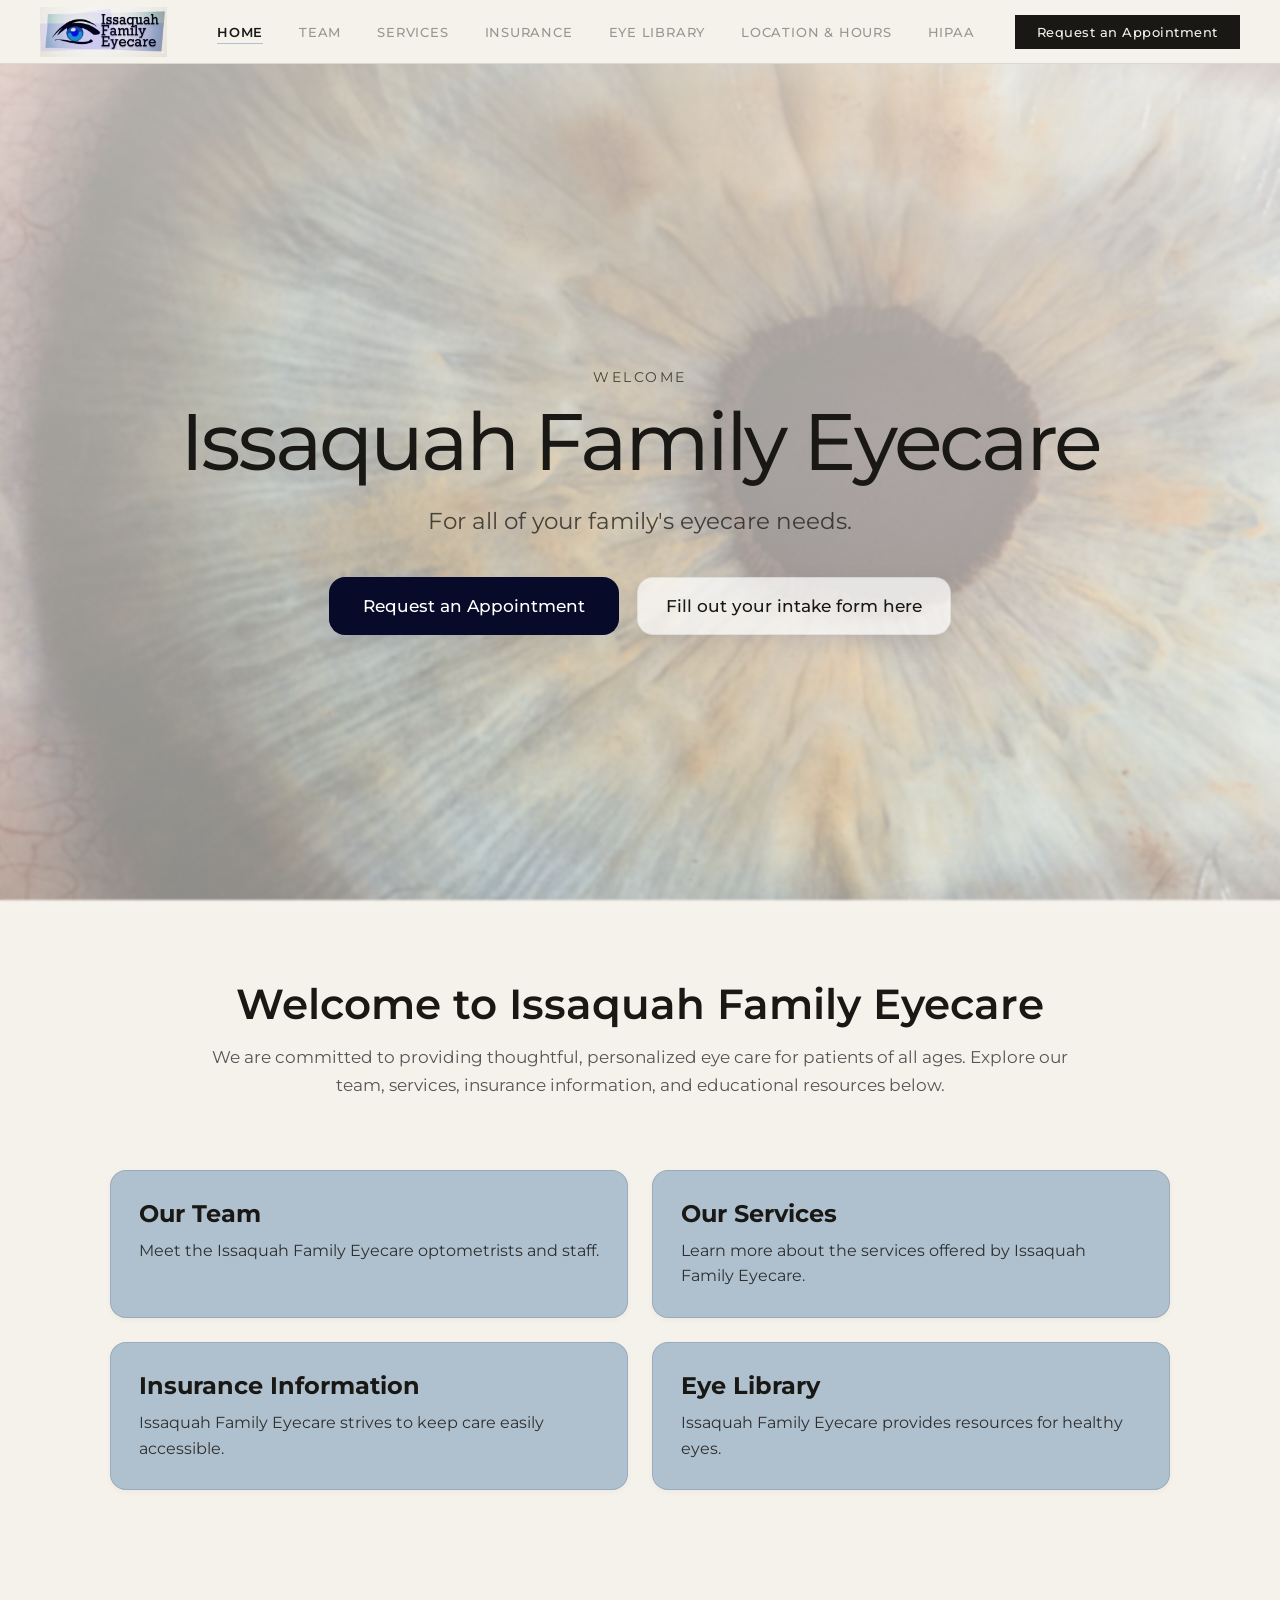
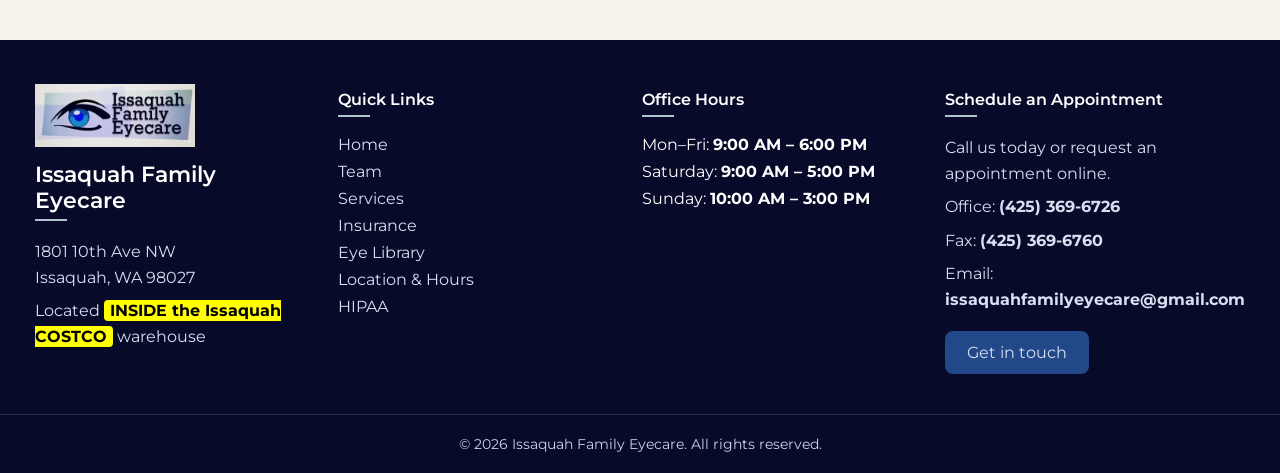
<file: index.html>
<!DOCTYPE html>
<html lang="en">
<head>
  <meta charset="UTF-8" />
  <link rel="icon" type="image/x-icon" href="images/favicon.ico">  
  <meta name="viewport" content="width=device-width, initial-scale=1.0" />
  <title>Issaquah Family Eyecare | Eye Doctor in Issaquah, WA</title>
  <link href="https://fonts.googleapis.com/css2?family=Montserrat:wght@300;400;500&display=swap" rel="stylesheet">  <link rel="stylesheet" href="styles.css" />
</head>
<body>

<nav>
  <a class="wordmark" href="index.html">
    <img src="images/logo.png" alt="Clinic Logo">
  </a>

  <button class="nav-toggle" aria-label="Open menu">
    <span></span>
    <span></span>
    <span></span>
  </button>

  <div class="nav-menu">
    <ul class="nav-links">
      <li><a href="index.html" class="active">Home</a></li>
      <li><a href="team.html">Team</a></li>
      <li><a href="services.html">Services</a></li>
      <li><a href="insurance.html">Insurance</a></li>
      <li><a href="eye-library.html">Eye Library</a></li>
      <li><a href="location-hours.html">Location &amp; Hours</a></li>
      <li><a href="hipaa.html">HIPAA</a></li>
    </ul>

    <a class="nav-cta" href="#">Request an Appointment</a>
  </div>
</nav>

<main class="home-page">

    <section class="home-hero">
      <div class="hero-overlay"></div>

      <div class="home-hero-content">
        <p class="home-eyebrow">Welcome</p>

        <h1>Issaquah Family Eyecare</h1>

        <p class="home-subtitle">
          For all of your family's eyecare needs.
        </p>

        <div class="home-hero-buttons">
          <a href="#" class="home-button primary">Request an Appointment</a>
          <a href="#" class="home-button secondary">Fill out your intake form here</a>
        </div>
      </div>
    </section>

    <section class="home-intro">
      <div class="home-intro-content">
        <h2>Welcome to Issaquah Family Eyecare</h2>
        <p>
          We are committed to providing thoughtful, personalized eye care for patients of all ages.
          Explore our team, services, insurance information, and educational resources below.
        </p>
      </div>
    </section>

    <section class="home-feature-grid">

      <a href="team.html" class="home-feature-card">
        <h3>Our Team</h3>
        <p>Meet the Issaquah Family Eyecare optometrists and staff.</p>
      </a>

      <a href="services.html" class="home-feature-card">
        <h3>Our Services</h3>
        <p>Learn more about the services offered by Issaquah Family Eyecare.</p>
      </a>

      <a href="insurance.html" class="home-feature-card">
        <h3>Insurance Information</h3>
        <p>Issaquah Family Eyecare strives to keep care easily accessible.</p>
      </a>

      <a href="eye-library.html" class="home-feature-card">
        <h3>Eye Library</h3>
        <p>Issaquah Family Eyecare provides resources for healthy eyes.</p>
      </a>


    </section>

  </main>

  <button class="scroll-top" id="scrollTop" aria-label="Back to top">
    <svg viewBox="0 0 24 24"><polyline points="18 15 12 9 6 15"></polyline></svg>
  </button>


  <footer class="site-footer">

    <div class="footer-container">

      <div class="footer-column footer-brand">
        <img src="images/logo.png" alt="Issaquah Family Eyecare logo" class="footer-logo">
        <h3>Issaquah Family Eyecare</h3>
        <p>1801 10th Ave NW<br>Issaquah, WA 98027</p>
        <p>Located <b class="inside">INSIDE the Issaquah COSTCO</b> warehouse</p>
      </div>

      <div class="footer-column">
        <h4>Quick Links</h4>
        <ul>
          <li><a href="index.html">Home</a></li>
          <li><a href="team.html">Team</a></li>
          <li><a href="services.html">Services</a></li>
          <li><a href="insurance.html">Insurance</a></li>
          <li><a href="eye-library.html">Eye Library</a></li>
          <li><a href="location-hours.html">Location &amp; Hours</a></li>
          <li><a href="hipaa.html">HIPAA</a></li>
        </ul>
      </div>

      <div class="footer-column">
        <h4>Office Hours</h4>
        <ul class="footer-hours">
          <li>Mon–Fri: <b>9:00 AM – 6:00 PM</b></li>
          <li>Saturday: <b>9:00 AM – 5:00 PM</b></li>
          <li>Sunday: <b>10:00 AM – 3:00 PM</b></li>
        </ul>
      </div>

      <div class="footer-column">
        <h4>Schedule an Appointment</h4>
        <p>Call us today or request an appointment online.</p>
        <p>Office: <b>(425) 369-6726</b></p>
        <p>Fax: <b>(425) 369-6760</b></p>
        <p>Email: <b>issaquahfamilyeyecare@gmail.com</b></p>
        <a href="mailto:issaquahfamilyeyecare@gmail.com" class="footer-button">Get in touch</a>
      </div>

    </div>

    <div class="footer-bottom">
      <p>© 2026 Issaquah Family Eyecare. All rights reserved.</p>
    </div>

  </footer>
  <script>
    const navToggle = document.querySelector(".nav-toggle");
    const navMenu = document.querySelector(".nav-menu");
  
    navToggle.addEventListener("click", () => {
      navMenu.classList.toggle("open");
    });

    const scrollTop = document.getElementById('scrollTop');
    window.addEventListener('scroll', () => {
      scrollTop.classList.toggle('visible', window.scrollY > 300);
    });
    scrollTop.addEventListener('click', () => {
      window.scrollTo({ top: 0, behavior: 'smooth' });
    }); 
  </script>
</body>

</html>
</file>
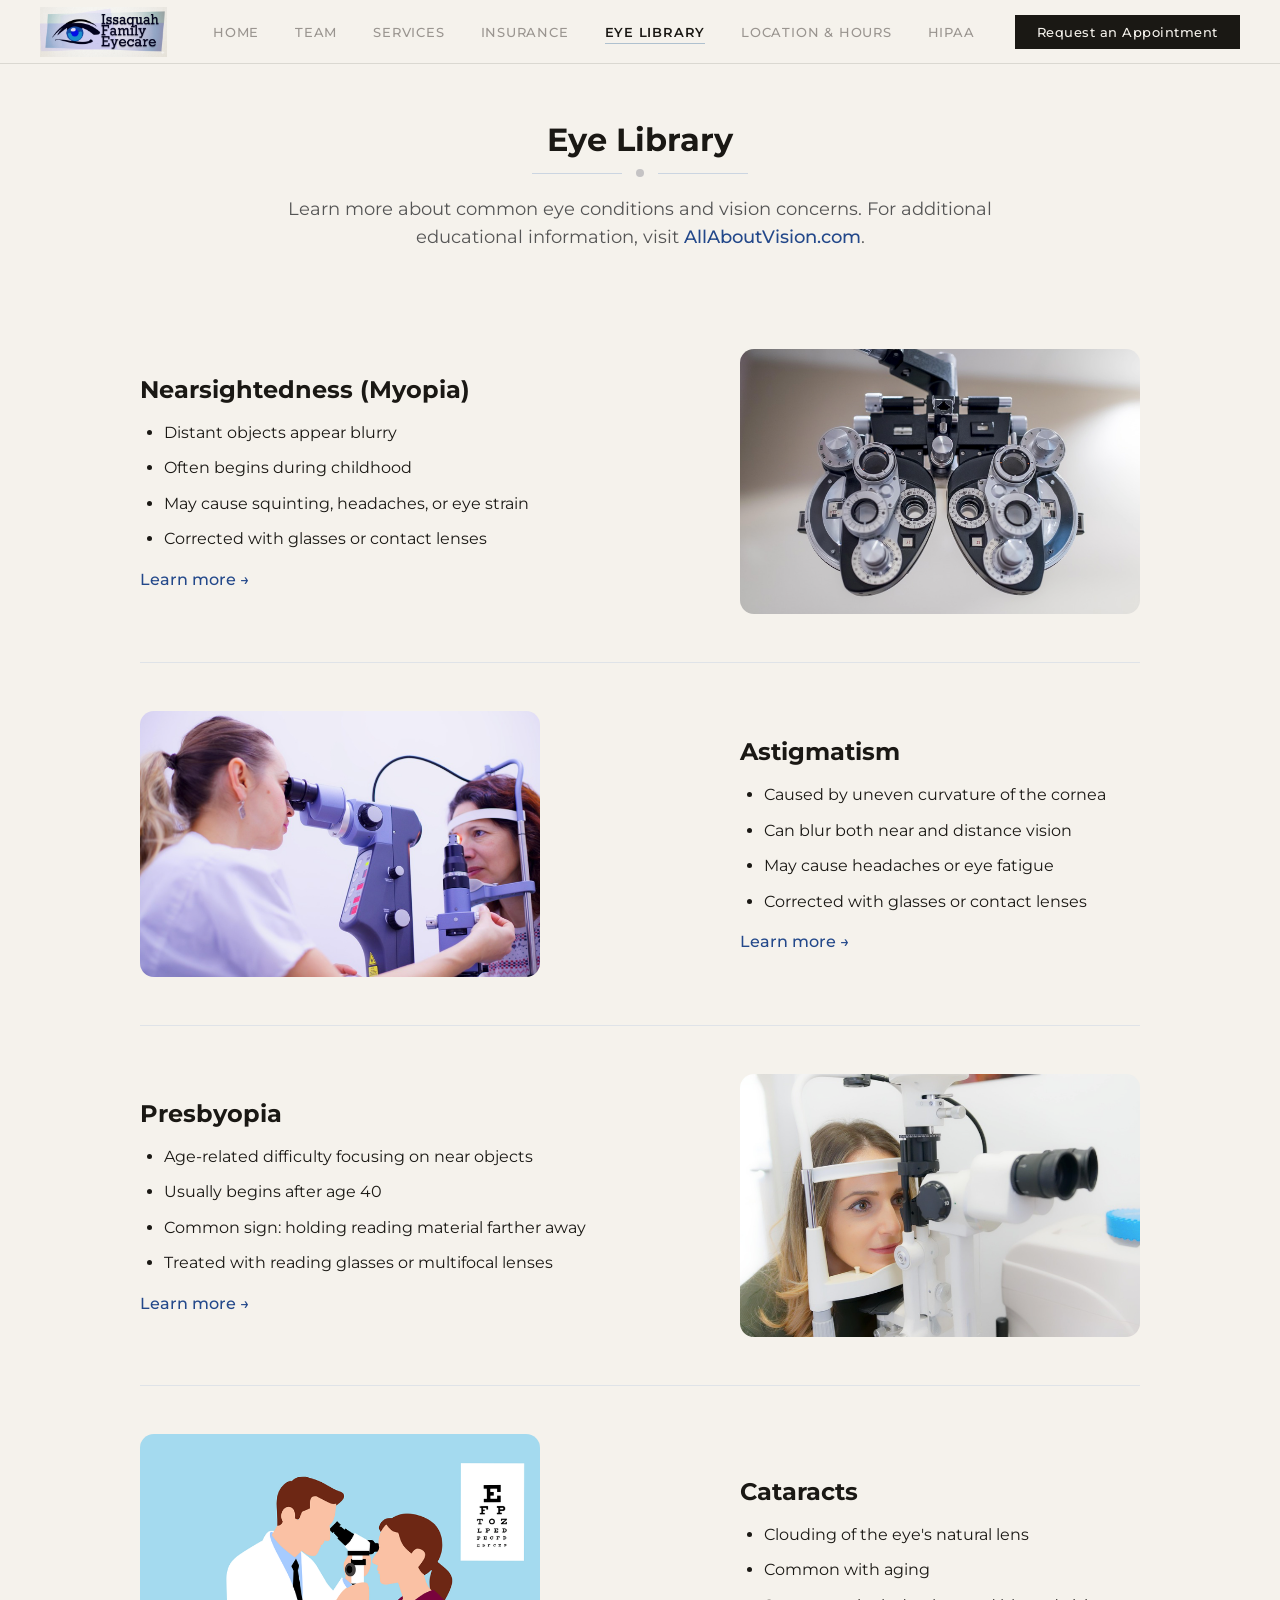
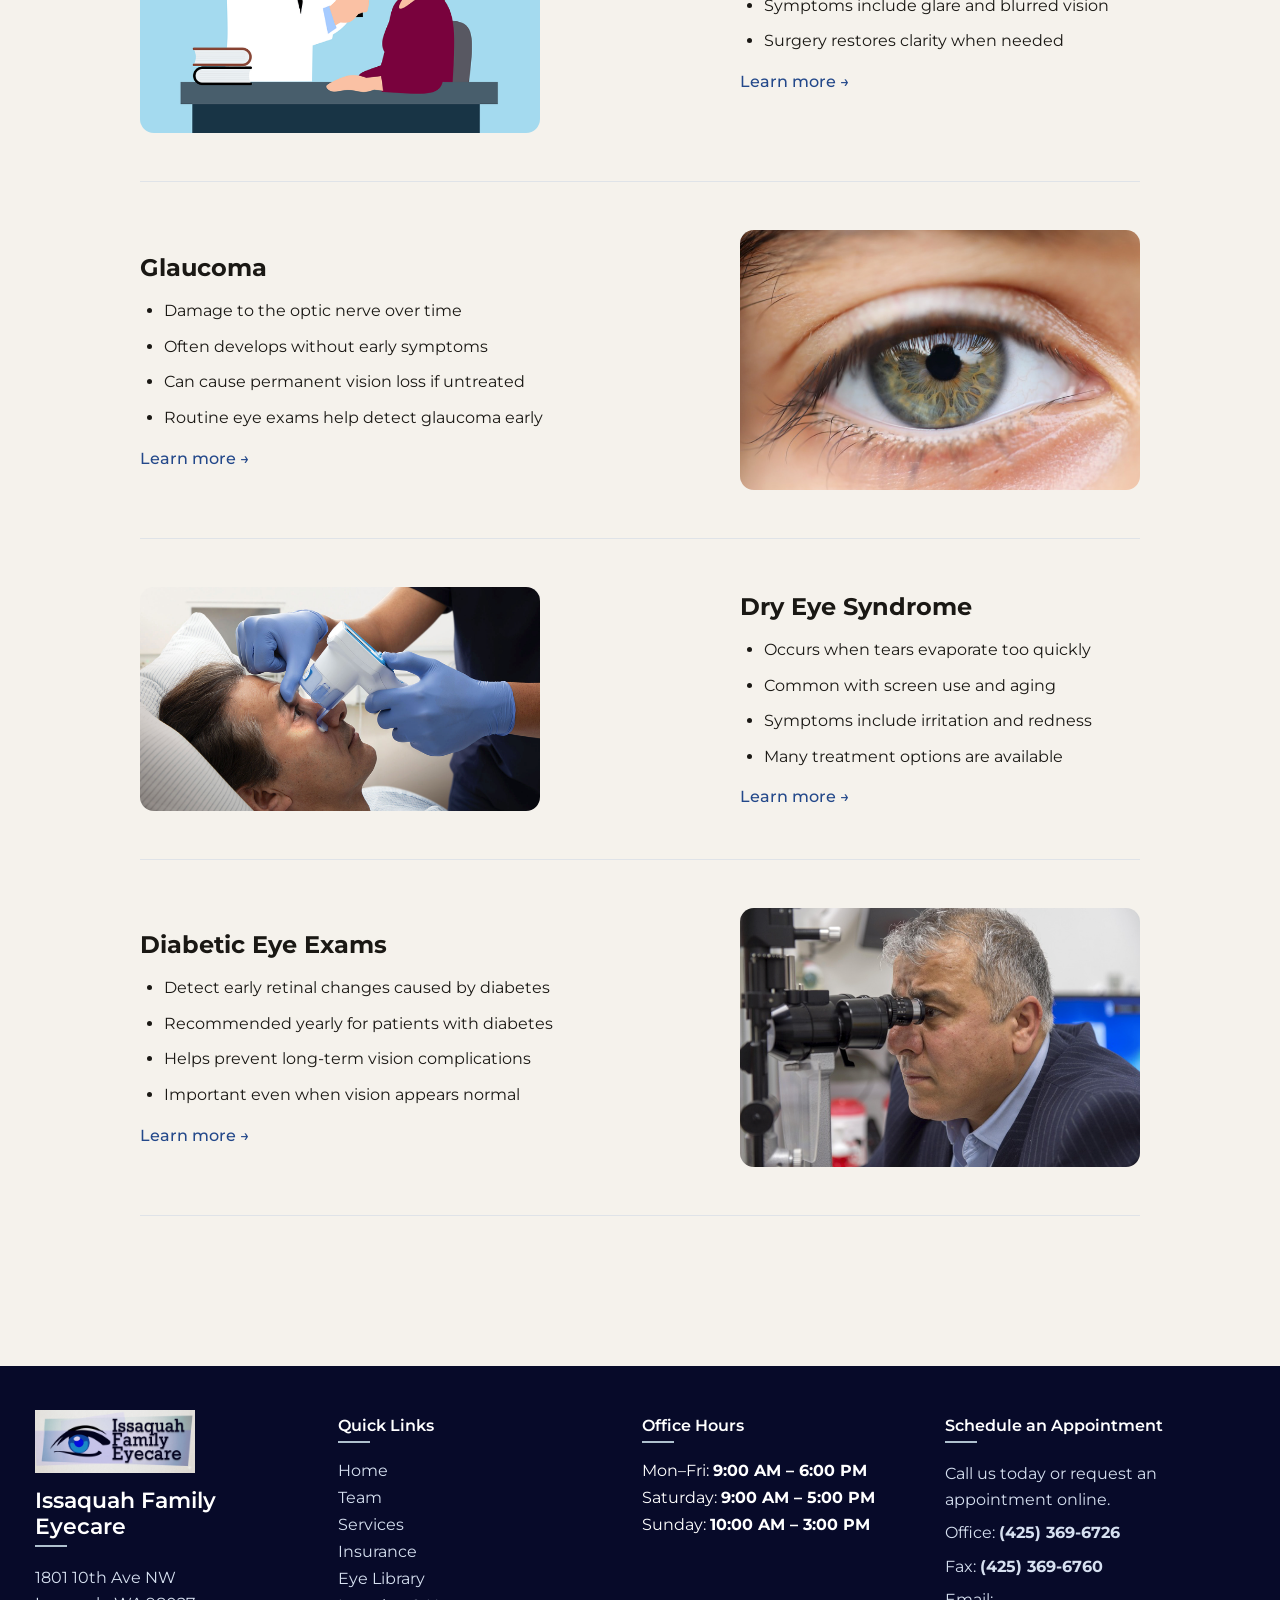
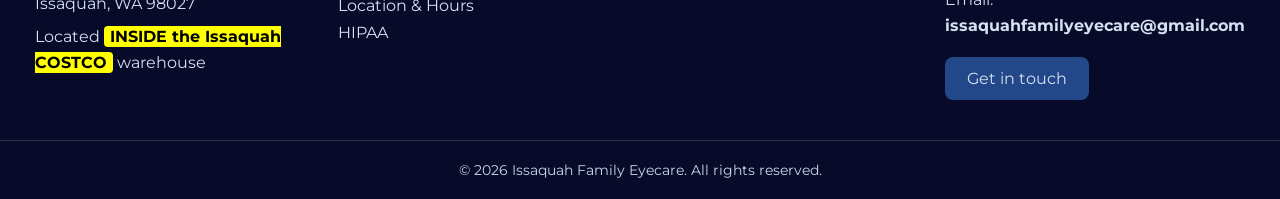
<file: eye-library.html>
<!DOCTYPE html>
<html lang="en">
<head>
  <meta charset="UTF-8" />
  <link rel="icon" type="image/x-icon" href="images/favicon.ico">  
  <meta name="viewport" content="width=device-width, initial-scale=1.0" />
  <title>Issaquah Family Eyecare | Eye Health Information in Issaquah, WA</title>
  <link href="https://fonts.googleapis.com/css2?family=Montserrat:wght@300;400;500&display=swap" rel="stylesheet">
  <link rel="stylesheet" href="styles.css" />
</head>
<body>

  <nav>
    <a class="wordmark" href="index.html">
      <img src="images/logo.png" alt="Clinic Logo">
    </a>

    <button class="nav-toggle" aria-label="Open menu">
      <span></span>
      <span></span>
      <span></span>
    </button>

    <div class="nav-menu">
      <ul class="nav-links">
        <li><a href="index.html">Home</a></li>
        <li><a href="team.html">Team</a></li>
        <li><a href="services.html">Services</a></li>
        <li><a href="insurance.html">Insurance</a></li>
        <li><a href="eye-library.html" class="active">Eye Library</a></li>
        <li><a href="location-hours.html">Location &amp; Hours</a></li>
        <li><a href="hipaa.html">HIPAA</a></li>
      </ul>

      <a class="nav-cta" href="#">Request an Appointment</a>
    </div>
  </nav>

  <main class="eye-library-page">

    <div class="eye-library-header">
      <h1>Eye Library</h1>
      <div class="insurance-divider">
        <span></span>
        <span class="eye-dot"></span>
        <span></span>
      </div>
      <p>
        Learn more about common eye conditions and vision concerns. For additional
        educational information, visit
        <a href="https://www.allaboutvision.com/" target="_blank">AllAboutVision.com</a>.
      </p>
    </div>

    <!-- MYOPIA -->
    <section class="library-topic">
      <div class="topic-layout">
        <div class="topic-text">
          <h2>Nearsightedness (Myopia)</h2>
          <ul>
            <li>Distant objects appear blurry</li>
            <li>Often begins during childhood</li>
            <li>May cause squinting, headaches, or eye strain</li>
            <li>Corrected with glasses or contact lenses</li>
          </ul>
          <a href="https://www.allaboutvision.com/conditions/myopia/" target="_blank">Learn more →</a>
        </div>
        <img src="images/myopia.png" alt="Illustration of myopia" class="topic-image">
      </div>
    </section>

    <!-- ASTIGMATISM -->
    <section class="library-topic">
      <div class="topic-layout reverse">
        <img src="images/astigmatism.png" alt="Illustration of astigmatism" class="topic-image">
        <div class="topic-text">
          <h2>Astigmatism</h2>
          <ul>
            <li>Caused by uneven curvature of the cornea</li>
            <li>Can blur both near and distance vision</li>
            <li>May cause headaches or eye fatigue</li>
            <li>Corrected with glasses or contact lenses</li>
          </ul>
          <a href="https://www.allaboutvision.com/conditions/astigmatism/" target="_blank">Learn more →</a>
        </div>
      </div>
    </section>

    <!-- PRESBYOPIA -->
    <section class="library-topic">
      <div class="topic-layout">
        <div class="topic-text">
          <h2>Presbyopia</h2>
          <ul>
            <li>Age-related difficulty focusing on near objects</li>
            <li>Usually begins after age 40</li>
            <li>Common sign: holding reading material farther away</li>
            <li>Treated with reading glasses or multifocal lenses</li>
          </ul>
          <a href="https://www.allaboutvision.com/conditions/presbyopia/" target="_blank">Learn more →</a>
        </div>
        <img src="images/presbyopia.png" alt="Illustration of presbyopia" class="topic-image">
      </div>
    </section>

    <!-- CATARACTS -->
    <section class="library-topic">
      <div class="topic-layout reverse">
        <img src="images/cataracts.png" alt="Illustration of cataracts" class="topic-image">
        <div class="topic-text">
          <h2>Cataracts</h2>
          <ul>
            <li>Clouding of the eye's natural lens</li>
            <li>Common with aging</li>
            <li>Symptoms include glare and blurred vision</li>
            <li>Surgery restores clarity when needed</li>
          </ul>
          <a href="https://www.allaboutvision.com/conditions/cataracts/" target="_blank">Learn more →</a>
        </div>
      </div>
    </section>

    <!-- GLAUCOMA -->
    <section class="library-topic">
      <div class="topic-layout">
        <div class="topic-text">
          <h2>Glaucoma</h2>
          <ul>
            <li>Damage to the optic nerve over time</li>
            <li>Often develops without early symptoms</li>
            <li>Can cause permanent vision loss if untreated</li>
            <li>Routine eye exams help detect glaucoma early</li>
          </ul>
          <a href="https://www.allaboutvision.com/conditions/glaucoma/" target="_blank">Learn more →</a>
        </div>
        <img src="images/glaucoma.png" alt="Illustration of glaucoma" class="topic-image">
      </div>
    </section>

    <!-- DRY EYE -->
    <section class="library-topic">
      <div class="topic-layout reverse">
        <img src="images/dry-eye.png" alt="Illustration of dry eye syndrome" class="topic-image">
        <div class="topic-text">
          <h2>Dry Eye Syndrome</h2>
          <ul>
            <li>Occurs when tears evaporate too quickly</li>
            <li>Common with screen use and aging</li>
            <li>Symptoms include irritation and redness</li>
            <li>Many treatment options are available</li>
          </ul>
          <a href="https://www.allaboutvision.com/conditions/dry-eye/" target="_blank">Learn more →</a>
        </div>
      </div>
    </section>

    <!-- DIABETIC EYE EXAMS -->
    <section class="library-topic">
      <div class="topic-layout">
        <div class="topic-text">
          <h2>Diabetic Eye Exams</h2>
          <ul>
            <li>Detect early retinal changes caused by diabetes</li>
            <li>Recommended yearly for patients with diabetes</li>
            <li>Helps prevent long-term vision complications</li>
            <li>Important even when vision appears normal</li>
          </ul>
          <a href="https://www.allaboutvision.com/conditions/diabetic-retinopathy/" target="_blank">Learn more →</a>
        </div>
        <img src="images/diabetic.png" alt="Illustration of diabetic eye exam" class="topic-image">
      </div>
    </section>

  </main>

  <button class="scroll-top" id="scrollTop" aria-label="Back to top">
    <svg viewBox="0 0 24 24"><polyline points="18 15 12 9 6 15"></polyline></svg>
  </button>

  <footer class="site-footer">

    <div class="footer-container">

      <div class="footer-column footer-brand">
        <img src="images/logo.png" alt="Issaquah Family Eyecare logo" class="footer-logo">
        <h3>Issaquah Family Eyecare</h3>
        <p>1801 10th Ave NW<br>Issaquah, WA 98027</p>
        <p>Located <b class="inside">INSIDE the Issaquah COSTCO</b> warehouse</p>
      </div>

      <div class="footer-column">
        <h4>Quick Links</h4>
        <ul>
          <li><a href="index.html">Home</a></li>
          <li><a href="team.html">Team</a></li>
          <li><a href="services.html">Services</a></li>
          <li><a href="insurance.html">Insurance</a></li>
          <li><a href="eye-library.html">Eye Library</a></li>
          <li><a href="location-hours.html">Location &amp; Hours</a></li>
          <li><a href="hipaa.html">HIPAA</a></li>
        </ul>
      </div>

      <div class="footer-column">
        <h4>Office Hours</h4>
        <ul class="footer-hours">
          <li>Mon–Fri: <b>9:00 AM – 6:00 PM</b></li>
          <li>Saturday: <b>9:00 AM – 5:00 PM</b></li>
          <li>Sunday: <b>10:00 AM – 3:00 PM</b></li>
        </ul>
      </div>

      <div class="footer-column">
        <h4>Schedule an Appointment</h4>
        <p>Call us today or request an appointment online.</p>
        <p>Office: <b>(425) 369-6726</b></p>
        <p>Fax: <b>(425) 369-6760</b></p>
        <p>Email: <b>issaquahfamilyeyecare@gmail.com</b></p>
        <a href="mailto:issaquahfamilyeyecare@gmail.com" class="footer-button">Get in touch</a>
      </div>

    </div>

    <div class="footer-bottom">
      <p>© 2026 Issaquah Family Eyecare. All rights reserved.</p>
    </div>

  </footer>

  <script>
    const navToggle = document.querySelector(".nav-toggle");
    const navMenu = document.querySelector(".nav-menu");

    navToggle.addEventListener("click", () => {
      navMenu.classList.toggle("open");
    });

    const scrollTop = document.getElementById("scrollTop");
    window.addEventListener("scroll", () => {
      scrollTop.classList.toggle("visible", window.scrollY > 300);
    });
    scrollTop.addEventListener("click", () => {
      window.scrollTo({ top: 0, behavior: "smooth" });
    });
  </script>

</body>
</html>
</file>
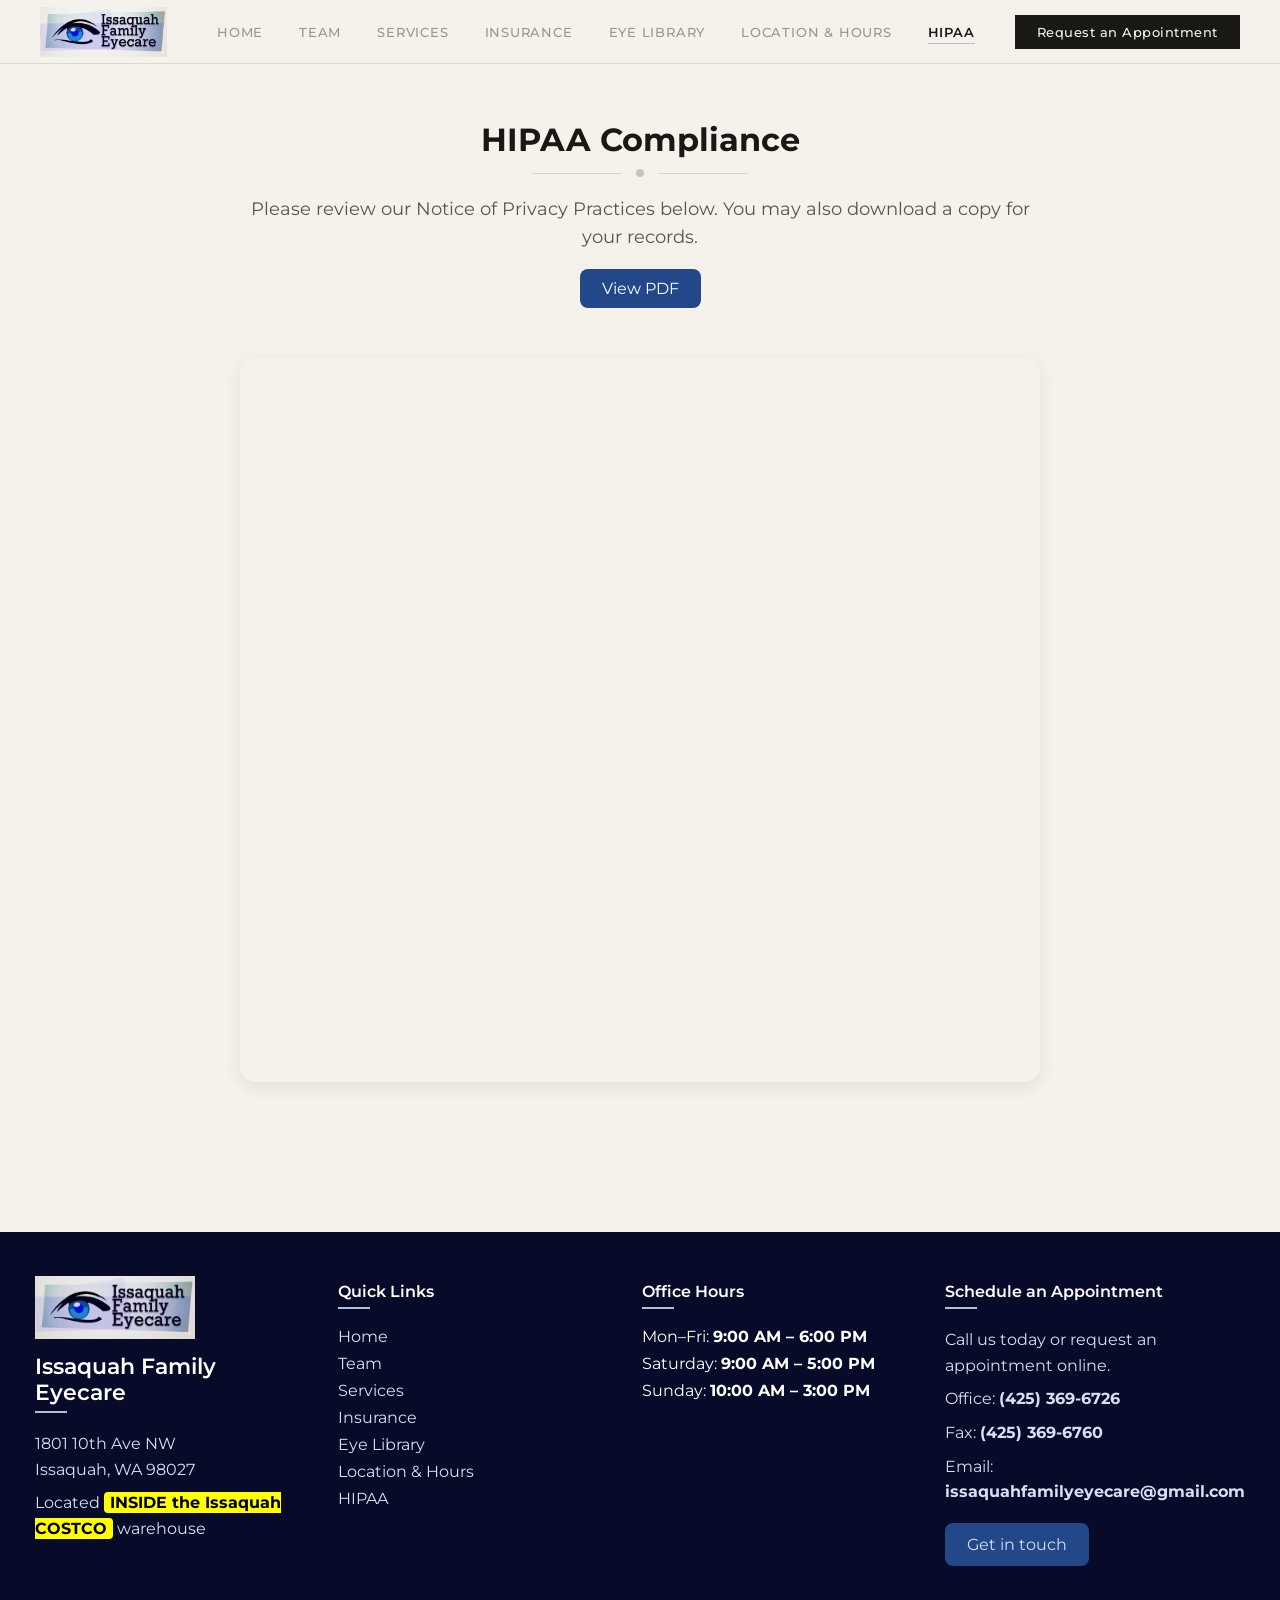
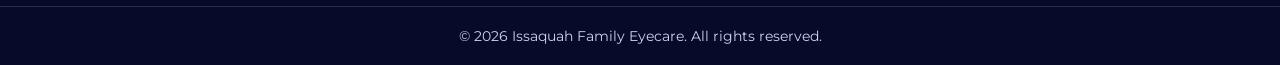
<file: hipaa.html>
<!DOCTYPE html>
<html lang="en">
<head>
  <meta charset="UTF-8" />
  <meta name="viewport" content="width=device-width, initial-scale=1.0" />
  <link rel="icon" type="image/x-icon" href="images/favicon.ico">  
  <title>Issaquah Family Eyecare | Notice of Privacy Practices (HIPAA)</title>
  <link href="https://fonts.googleapis.com/css2?family=Montserrat:wght@300;400;500&display=swap" rel="stylesheet">
  <link rel="stylesheet" href="styles.css" />
</head>
<body>

  <nav>
    <a class="wordmark" href="index.html">
      <img src="images/logo.png" alt="Clinic Logo">
    </a>

    <button class="nav-toggle" aria-label="Open menu">
      <span></span>
      <span></span>
      <span></span>
    </button>

    <div class="nav-menu">
      <ul class="nav-links">
        <li><a href="index.html">Home</a></li>
        <li><a href="team.html">Team</a></li>
        <li><a href="services.html">Services</a></li>
        <li><a href="insurance.html">Insurance</a></li>
        <li><a href="eye-library.html">Eye Library</a></li>
        <li><a href="location-hours.html">Location &amp; Hours</a></li>
        <li><a href="hipaa.html" class="active">HIPAA</a></li>
      </ul>

      <a class="nav-cta" href="#">Request an Appointment</a>
    </div>
  </nav>

  <main class="hipaa-section">

    <div class="hipaa-header">
      <h1>HIPAA Compliance</h1>
      <div class="insurance-divider">
        <span></span>
        <span class="eye-dot"></span>
        <span></span>
      </div>
      <p>
        Please review our Notice of Privacy Practices below.
        You may also download a copy for your records.
      </p>
      <a href="issaquahHIPAA.pdf" target="_blank" class="hipaa-download">View PDF</a>
    </div>

    <div class="hipaa-pdf-container">
      <iframe src="issaquahHIPAA.pdf" title="HIPAA Privacy Practices PDF"></iframe>
    </div>

  </main>

  <button class="scroll-top" id="scrollTop" aria-label="Back to top">
    <svg viewBox="0 0 24 24"><polyline points="18 15 12 9 6 15"></polyline></svg>
  </button>

  <footer class="site-footer">

    <div class="footer-container">

      <div class="footer-column footer-brand">
        <img src="images/logo.png" alt="Issaquah Family Eyecare logo" class="footer-logo">
        <h3>Issaquah Family Eyecare</h3>
        <p>1801 10th Ave NW<br>Issaquah, WA 98027</p>
        <p>Located <b class="inside">INSIDE the Issaquah COSTCO</b> warehouse</p>
      </div>

      <div class="footer-column">
        <h4>Quick Links</h4>
        <ul>
          <li><a href="index.html">Home</a></li>
          <li><a href="team.html">Team</a></li>
          <li><a href="services.html">Services</a></li>
          <li><a href="insurance.html">Insurance</a></li>
          <li><a href="eye-library.html">Eye Library</a></li>
          <li><a href="location-hours.html">Location &amp; Hours</a></li>
          <li><a href="hipaa.html">HIPAA</a></li>
        </ul>
      </div>

      <div class="footer-column">
        <h4>Office Hours</h4>
        <ul class="footer-hours">
          <li>Mon–Fri: <b>9:00 AM – 6:00 PM</b></li>
          <li>Saturday: <b>9:00 AM – 5:00 PM</b></li>
          <li>Sunday: <b>10:00 AM – 3:00 PM</b></li>
        </ul>
      </div>

      <div class="footer-column">
        <h4>Schedule an Appointment</h4>
        <p>Call us today or request an appointment online.</p>
        <p>Office: <b>(425) 369-6726</b></p>
        <p>Fax: <b>(425) 369-6760</b></p>
        <p>Email: <b>issaquahfamilyeyecare@gmail.com</b></p>
        <a href="mailto:issaquahfamilyeyecare@gmail.com" class="footer-button">Get in touch</a>
      </div>

    </div>

    <div class="footer-bottom">
      <p>© 2026 Issaquah Family Eyecare. All rights reserved.</p>
    </div>

  </footer>

  <script>
    const navToggle = document.querySelector(".nav-toggle");
    const navMenu = document.querySelector(".nav-menu");

    navToggle.addEventListener("click", () => {
      navMenu.classList.toggle("open");
    });

    const scrollTop = document.getElementById("scrollTop");
    window.addEventListener("scroll", () => {
      scrollTop.classList.toggle("visible", window.scrollY > 300);
    });
    scrollTop.addEventListener("click", () => {
      window.scrollTo({ top: 0, behavior: "smooth" });
    });
  </script>

</body>
</html>
</file>
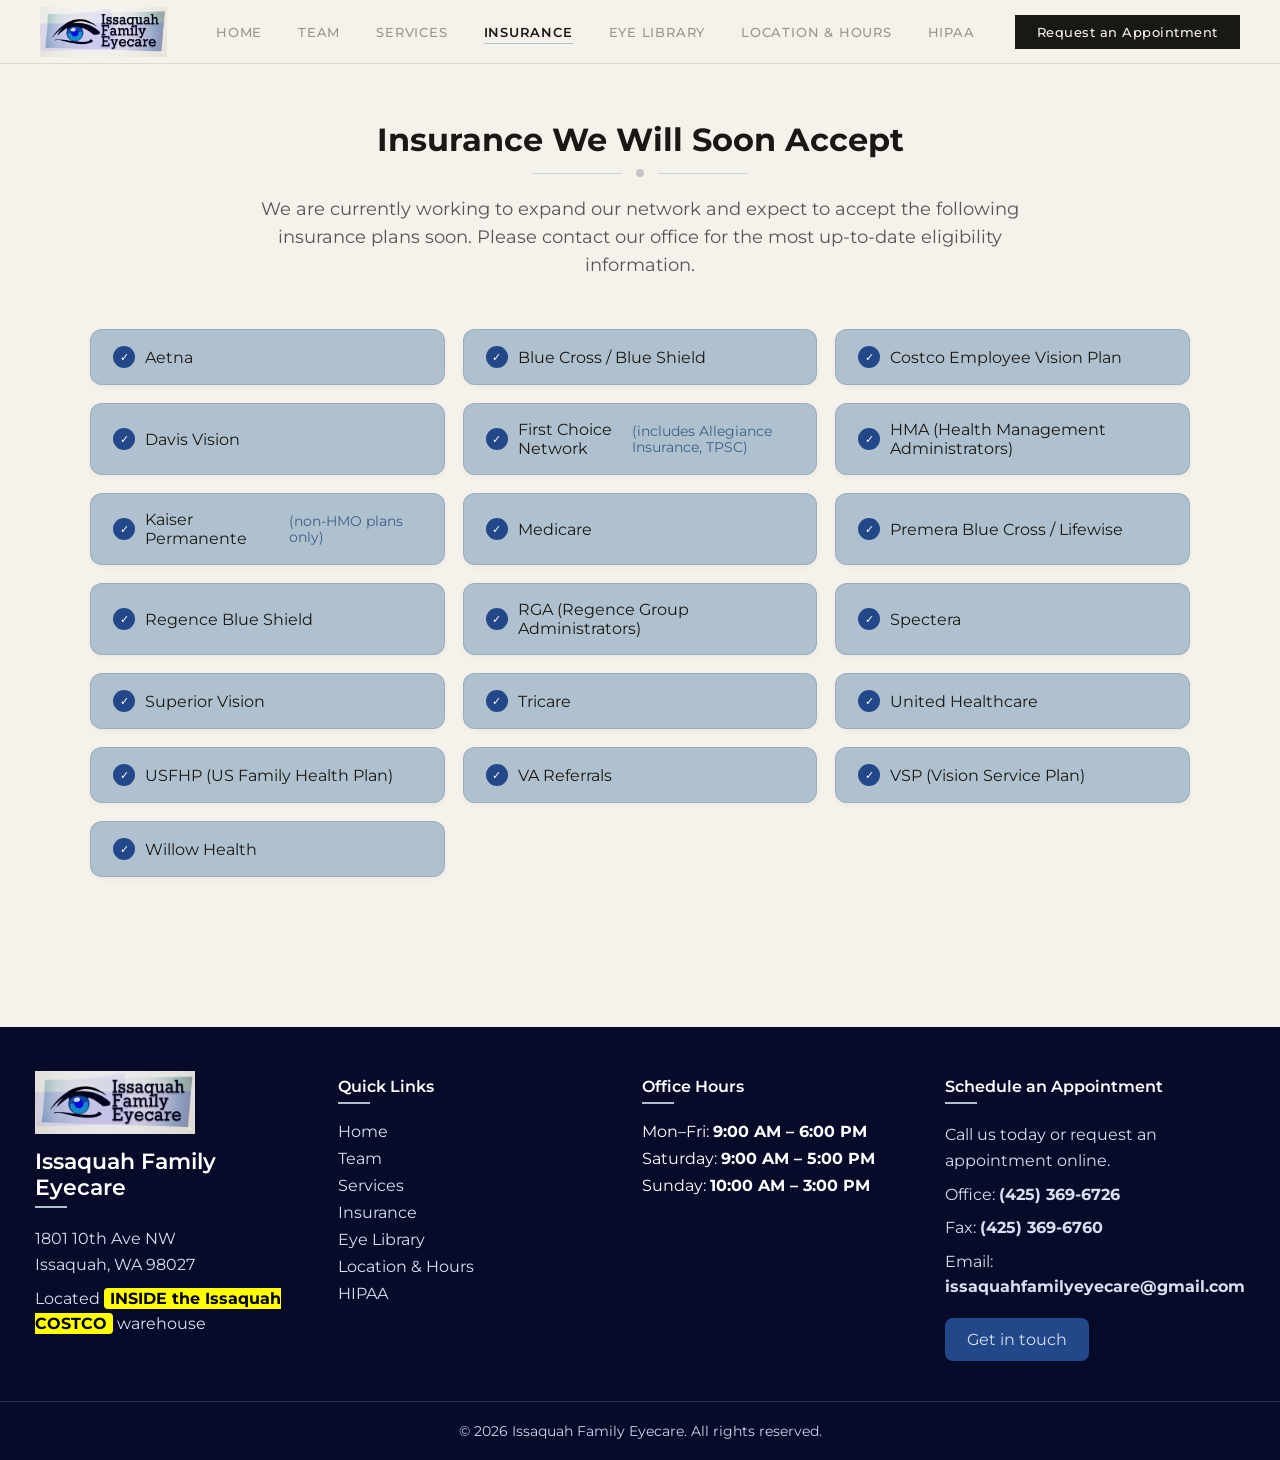
<file: insurance.html>
<!DOCTYPE html>
<html lang="en">
<head>
  <meta charset="UTF-8" />
  <meta name="viewport" content="width=device-width, initial-scale=1.0" />
  <link rel="icon" type="image/x-icon" href="images/favicon.ico">  
  <title>Issaquah Family Eyecare | Vision Insurance Accepted in Issaquah, WA</title>
  <link href="https://fonts.googleapis.com/css2?family=Montserrat:wght@300;400;500&display=swap" rel="stylesheet">
  <link rel="stylesheet" href="styles.css" />
</head>
<body>

  <nav>
    <a class="wordmark" href="index.html">
      <img src="images/logo.png" alt="Clinic Logo">
    </a>

    <button class="nav-toggle" aria-label="Open menu">
      <span></span>
      <span></span>
      <span></span>
    </button>

    <div class="nav-menu">
      <ul class="nav-links">
        <li><a href="index.html">Home</a></li>
        <li><a href="team.html">Team</a></li>
        <li><a href="services.html">Services</a></li>
        <li><a href="insurance.html" class="active">Insurance</a></li>
        <li><a href="eye-library.html">Eye Library</a></li>
        <li><a href="location-hours.html">Location &amp; Hours</a></li>
        <li><a href="hipaa.html">HIPAA</a></li>
      </ul>

      <a class="nav-cta" href="#">Request an Appointment</a>
    </div>
  </nav>

  <main class="insurance-section">

    <!-- <div class="insurance-header">
      <h1>Insurance We Accept</h1>
      <div class="insurance-divider">
        <span></span>
        <span class="eye-dot"></span>
        <span></span>
      </div>
      <p>
        We accept a wide range of vision and medical insurance plans.
        Please contact our office if you do not see your insurance listed.
      </p>
    </div> -->

    <div class="insurance-header">
      <h1>Insurance We Will Soon Accept</h1>
      <div class="insurance-divider">
        <span></span>
        <span class="eye-dot"></span>
        <span></span>
      </div>
      <p>
        We are currently working to expand our network and expect to accept the following insurance plans soon.
        
        Please contact our office for the most up-to-date eligibility information.
      </p>
    </div>
    

    <div class="insurance-grid">
      <div class="insurance-card">Aetna</div>
      <div class="insurance-card">Blue Cross / Blue Shield</div>
      <div class="insurance-card">Costco Employee Vision Plan</div>
      <div class="insurance-card">Davis Vision</div>
      <div class="insurance-card">
        First Choice Network
        <span class="insurance-sub">(includes Allegiance Insurance, TPSC)</span>
      </div>
      <div class="insurance-card">HMA (Health Management Administrators)</div>
      <div class="insurance-card">
        Kaiser Permanente
        <span class="insurance-sub">(non-HMO plans only)</span>
      </div>
      <div class="insurance-card">Medicare</div>
      <div class="insurance-card">Premera Blue Cross / Lifewise</div>
      <div class="insurance-card">Regence Blue Shield</div>
      <div class="insurance-card">RGA (Regence Group Administrators)</div>
      <div class="insurance-card">Spectera</div>
      <div class="insurance-card">Superior Vision</div>
      <div class="insurance-card">Tricare</div>
      <div class="insurance-card">United Healthcare</div>
      <div class="insurance-card">USFHP (US Family Health Plan)</div>
      <div class="insurance-card">VA Referrals</div>
      <div class="insurance-card">VSP (Vision Service Plan)</div>
      <div class="insurance-card">Willow Health</div>
    </div>

  </main>

  <button class="scroll-top" id="scrollTop" aria-label="Back to top">
    <svg viewBox="0 0 24 24"><polyline points="18 15 12 9 6 15"></polyline></svg>
  </button>

  <footer class="site-footer">

    <div class="footer-container">

      <div class="footer-column footer-brand">
        <img src="images/logo.png" alt="Issaquah Family Eyecare logo" class="footer-logo">
        <h3>Issaquah Family Eyecare</h3>
        <p>1801 10th Ave NW<br>Issaquah, WA 98027</p>
        <p>Located <b class="inside">INSIDE the Issaquah COSTCO</b> warehouse</p>
      </div>

      <div class="footer-column">
        <h4>Quick Links</h4>
        <ul>
          <li><a href="index.html">Home</a></li>
          <li><a href="team.html">Team</a></li>
          <li><a href="services.html">Services</a></li>
          <li><a href="insurance.html">Insurance</a></li>
          <li><a href="eye-library.html">Eye Library</a></li>
          <li><a href="location-hours.html">Location &amp; Hours</a></li>
          <li><a href="hipaa.html">HIPAA</a></li>
        </ul>
      </div>

      <div class="footer-column">
        <h4>Office Hours</h4>
        <ul class="footer-hours">
          <li>Mon–Fri: <b>9:00 AM – 6:00 PM</b></li>
          <li>Saturday: <b>9:00 AM – 5:00 PM</b></li>
          <li>Sunday: <b>10:00 AM – 3:00 PM</b></li>
        </ul>
      </div>

      <div class="footer-column">
        <h4>Schedule an Appointment</h4>
        <p>Call us today or request an appointment online.</p>
        <p>Office: <b>(425) 369-6726</b></p>
        <p>Fax: <b>(425) 369-6760</b></p>
        <p>Email: <b>issaquahfamilyeyecare@gmail.com</b></p>
        <a href="mailto:issaquahfamilyeyecare@gmail.com" class="footer-button">Get in touch</a>
      </div>

    </div>

    <div class="footer-bottom">
      <p>© 2026 Issaquah Family Eyecare. All rights reserved.</p>
    </div>

  </footer>

  <script>
    const navToggle = document.querySelector(".nav-toggle");
    const navMenu = document.querySelector(".nav-menu");

    navToggle.addEventListener("click", () => {
      navMenu.classList.toggle("open");
    });

    const scrollTop = document.getElementById("scrollTop");
    window.addEventListener("scroll", () => {
      scrollTop.classList.toggle("visible", window.scrollY > 300);
    });
    scrollTop.addEventListener("click", () => {
      window.scrollTo({ top: 0, behavior: "smooth" });
    });
  </script>

</body>
</html>
</file>
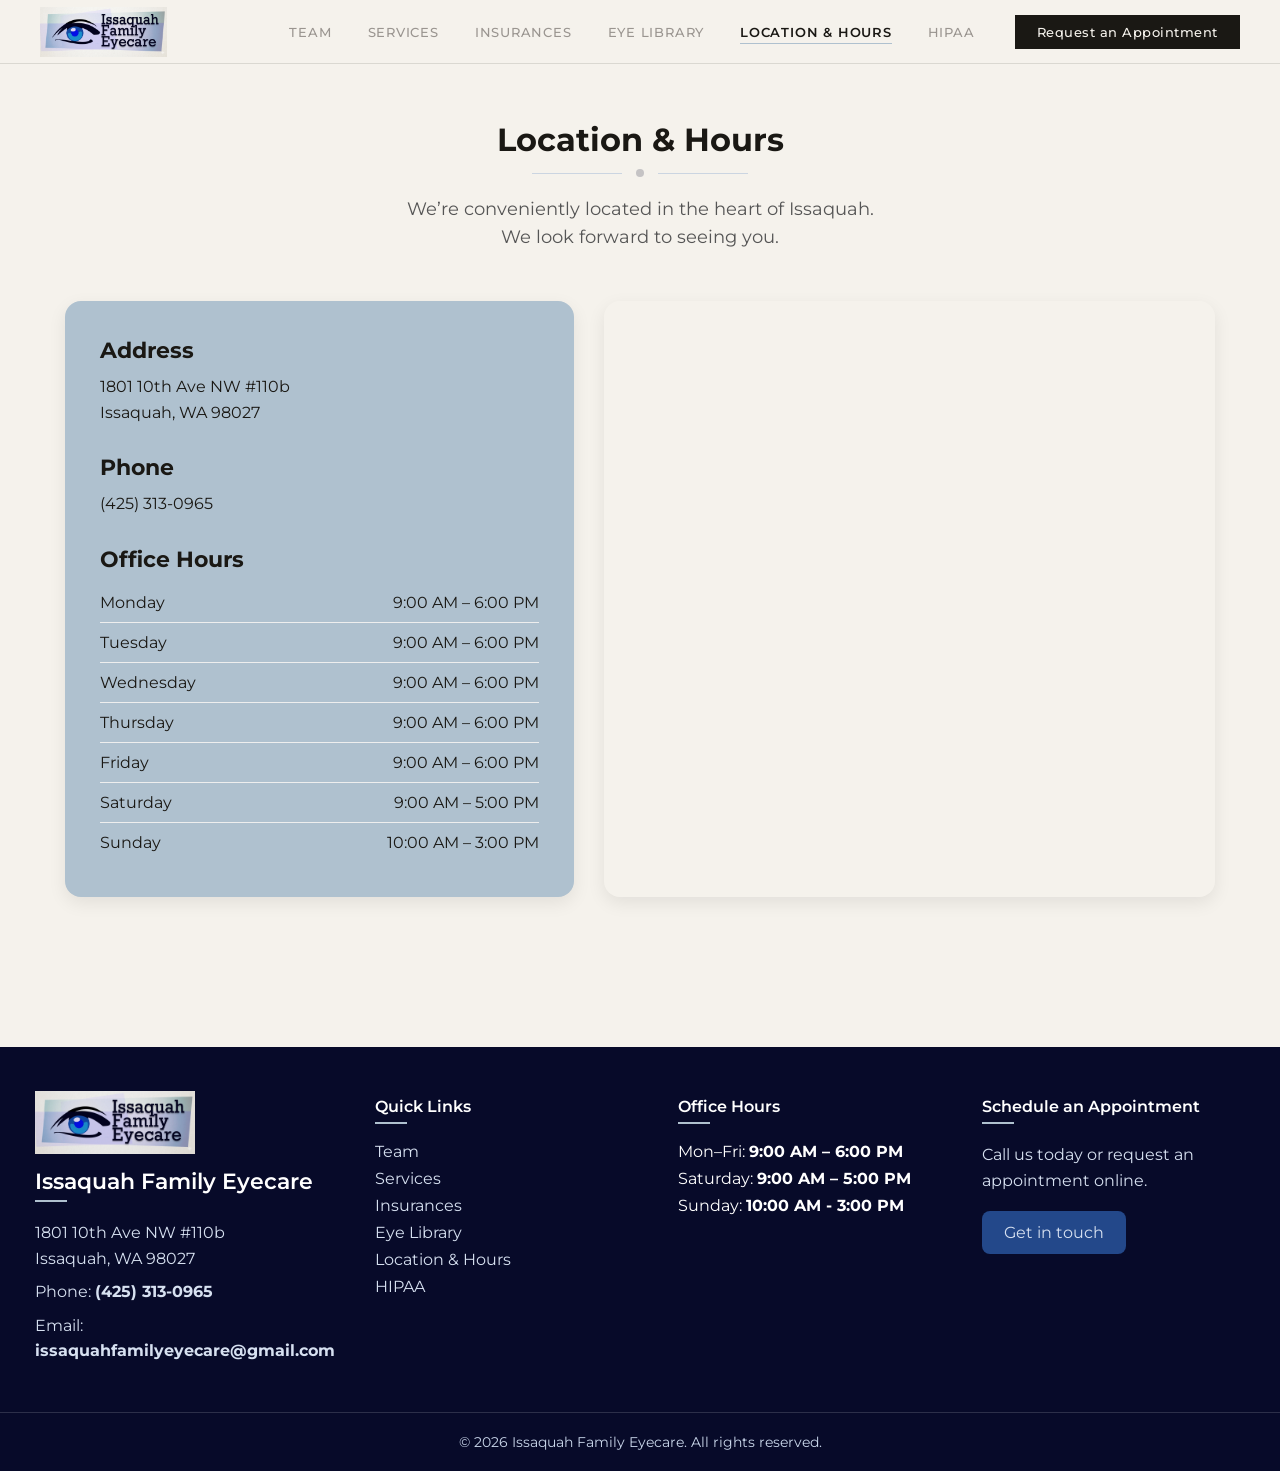
<file: location&hours.html>
<!DOCTYPE html>
<html lang="en">
<head>
  <meta charset="UTF-8" />
  <meta name="viewport" content="width=device-width, initial-scale=1.0" />
  <title>Issaquah Family Eyecare | Location & Hours in Issaquah, WA
  </title>
  <link href="https://fonts.googleapis.com/css2?family=Montserrat:wght@300;400;500&display=swap" rel="stylesheet">  <link rel="stylesheet" href="styles.css" />
</head>
<body>

  <nav>
    <a class="wordmark" href="index.html">
      <img src="images/logo.png" alt="Clinic Logo">
    </a>
  
    <button class="nav-toggle" aria-label="Open menu">
      <span></span>
      <span></span>
      <span></span>
    </button>
  
    <div class="nav-menu">
      <ul class="nav-links">
        <li><a href="team.html">Team</a></li>
        <li><a href="services.html">Services</a></li>
        <li><a href="insurance.html">Insurances</a></li>
        <li><a href="eye-library.html">Eye Library</a></li>
        <li><a href="location&hours.html" class="active">Location &amp; Hours</a></li>
        <li><a href="hipaa.html">HIPAA</a></li>
      </ul>
  
      <a class="nav-cta" href="#">Request an Appointment</a>
    </div>
  </nav>

<section class="location-hours-section">

    <div class="location-header">
      <h1>Location & Hours</h1>
      <div class="insurance-divider">
        <span></span>
        <span class="eye-dot"></span>
        <span></span>
      </div>
      <p>
        We’re conveniently located in the heart of Issaquah.<br>
        We look forward to seeing you.
      </p>
    </div>
  
    <div class="location-grid">
  
      <div class="location-card">
  
        <div class="info-block">
          <h3>Address</h3>
          <p>
            1801 10th Ave NW #110b<br>
            Issaquah, WA 98027
          </p>
        </div>
  
        <div class="info-block">
          <h3>Phone</h3>
          <p>(425) 313-0965</p>
        </div>
  
        <div class="info-block">
          <h3>Office Hours</h3>
  
          <ul class="hours-list">
            <li><span>Monday</span><span>9:00 AM – 6:00 PM</span></li>
            <li><span>Tuesday</span><span>9:00 AM – 6:00 PM</span></li>
            <li><span>Wednesday</span><span>9:00 AM – 6:00 PM</span></li>
            <li><span>Thursday</span><span>9:00 AM – 6:00 PM</span></li>
            <li><span>Friday</span><span>9:00 AM – 6:00 PM</span></li>
            <li><span>Saturday</span><span>9:00 AM – 5:00 PM</span></li>
            <li><span>Sunday</span><span>10:00 AM – 3:00 PM</span></li>
          </ul>
  
        </div>
  
      </div>
  
  
      <div class="map-card">
  
        <iframe src="https://www.google.com/maps/embed?pb=!1m18!1m12!1m3!1d2692.853908623616!2d-122.05510935927734!3d47.55117200532412!2m3!1f0!2f0!3f0!3m2!1i1024!2i768!4f13.1!3m3!1m2!1s0x54906fa17a53d8f3%3A0x1cf5d93ee1e9b05d!2sCostco%20Wholesale!5e0!3m2!1sen!2sus!4v1776833315962!5m2!1sen!2sus" width="600" height="450" style="border:0;" allowfullscreen="" loading="lazy" referrerpolicy="no-referrer-when-downgrade"></iframe>
  
      </div>
  
    </div>
  
  </section>
  <script>
    const navToggle = document.querySelector(".nav-toggle");
    const navMenu = document.querySelector(".nav-menu");
  
    navToggle.addEventListener("click", () => {
      navMenu.classList.toggle("open");
    });
  </script>

</body>

<footer class="site-footer">

  <div class="footer-container">

    <div class="footer-column footer-brand">

      <img 
        src="images/logo.png"
        alt="Issaquah Family Eyecare logo"
        class="footer-logo"
      >
    
      <h3>Issaquah Family Eyecare</h3>
      <p>
        1801  10th Ave NW #110b<br>
        Issaquah, WA 98027
      </p>

      <p>
        Phone: <b>(425) 313-0965</b>
      </p>
      <p>
        Email:
        <a href="mailto:issaquahfamilyeyecare@gmail.com">
          <b>issaquahfamilyeyecare@gmail.com</b>
        </a>
      </p>
    </div>

    <div class="footer-column">
      <h4>Quick Links</h4>

      <ul>
        <li><a href="team.html">Team</a></li>
        <li><a href="services.html">Services</a></li>
        <li><a href="insurance.html">Insurances</a></li>
        <li><a href="eye-library.html">Eye Library</a></li>
        <li><a href="location&hours.html">Location & Hours</a></li>
        <li><a href="hipaa.html">HIPAA</a></li>
      </ul>
    </div>

    <div class="footer-column">
      <h4>Office Hours</h4>

      <ul class="footer-hours">
        <li>Mon–Fri: <b>9:00 AM – 6:00 PM</b></li>
        <li>Saturday: <b>9:00 AM – 5:00 PM</b></li>
        <li>Sunday: <b>10:00 AM - 3:00 PM</b></li>
      </ul>
    </div>

    <div class="footer-column">
      <h4>Schedule an Appointment</h4>

      <p>
        Call us today or request an appointment online.
      </p>

      <a href="#" class="footer-button">
        Get in touch
      </a>
    </div>

  </div>

  <div class="footer-bottom">

    <p>
      © 2026 Issaquah Family Eyecare. All rights reserved.
    </p>

  </div>

</footer>
</html>
</file>
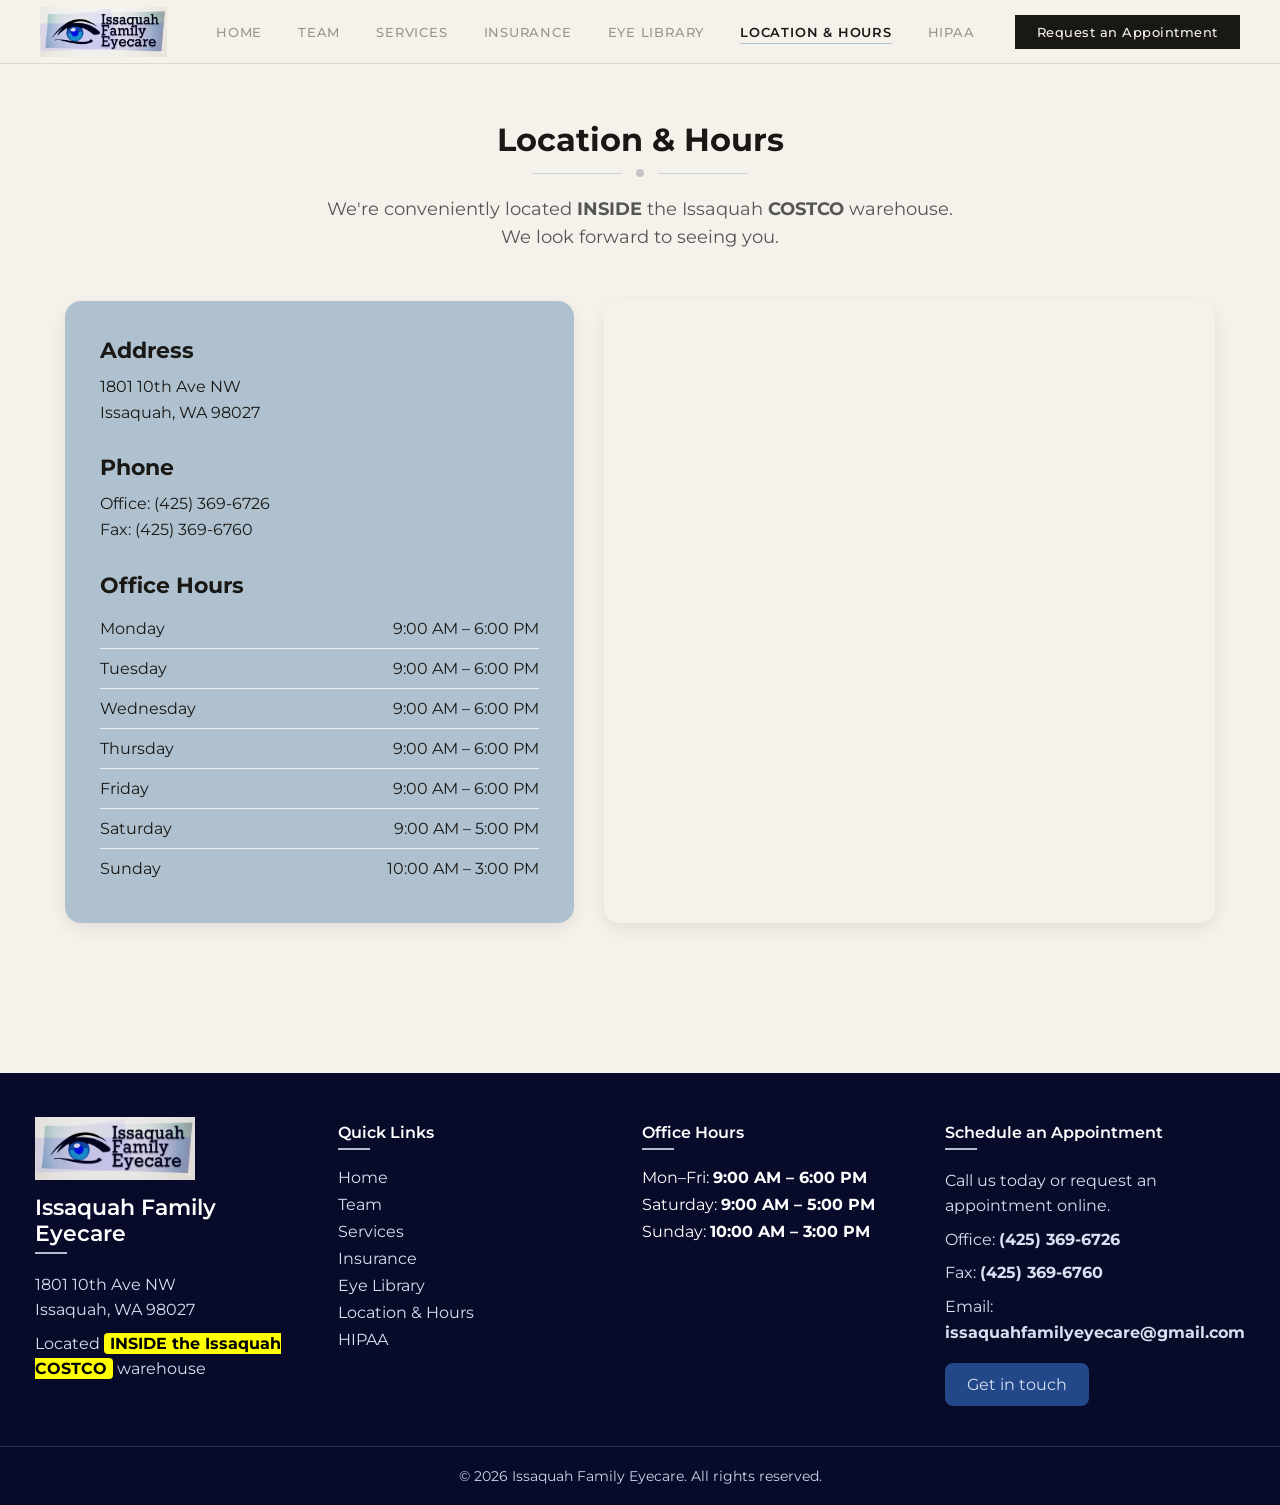
<file: location-hours.html>
<!DOCTYPE html>
<html lang="en">
<head>
  <meta charset="UTF-8" />
  <meta name="viewport" content="width=device-width, initial-scale=1.0" />
  <link rel="icon" type="image/x-icon" href="images/favicon.ico">  
  <title>Issaquah Family Eyecare | Location &amp; Hours in Issaquah, WA</title>
  <link href="https://fonts.googleapis.com/css2?family=Montserrat:wght@300;400;500&display=swap" rel="stylesheet">
  <link rel="stylesheet" href="styles.css" />
</head>
<body>

  <nav>
    <a class="wordmark" href="index.html">
      <img src="images/logo.png" alt="Clinic Logo">
    </a>

    <button class="nav-toggle" aria-label="Open menu">
      <span></span>
      <span></span>
      <span></span>
    </button>

    <div class="nav-menu">
      <ul class="nav-links">
        <li><a href="index.html">Home</a></li>
        <li><a href="team.html">Team</a></li>
        <li><a href="services.html">Services</a></li>
        <li><a href="insurance.html">Insurance</a></li>
        <li><a href="eye-library.html">Eye Library</a></li>
        <li><a href="location-hours.html" class="active">Location &amp; Hours</a></li>
        <li><a href="hipaa.html">HIPAA</a></li>
      </ul>

      <a class="nav-cta" href="#">Request an Appointment</a>
    </div>
  </nav>

  <main class="location-hours-section">

    <div class="location-header">
      <h1>Location &amp; Hours</h1>
      <div class="insurance-divider">
        <span></span>
        <span class="eye-dot"></span>
        <span></span>
      </div>
      <p>
        We're conveniently located <b>INSIDE</b> the Issaquah<b> COSTCO</b> warehouse.<br>
        We look forward to seeing you.
      </p>
    </div>

    <div class="location-grid">

      <div class="location-card">

        <div class="info-block">
          <h3>Address</h3>
          <p>1801 10th Ave NW<br>Issaquah, WA 98027</p>
        </div>

        <div class="info-block">
          <h3>Phone</h3>
          <p>Office: (425) 369-6726</p>
          <p>Fax: (425) 369-6760</p>
        </div>

        <div class="info-block">
          <h3>Office Hours</h3>
          <ul class="hours-list">
            <li><span>Monday</span><span>9:00 AM – 6:00 PM</span></li>
            <li><span>Tuesday</span><span>9:00 AM – 6:00 PM</span></li>
            <li><span>Wednesday</span><span>9:00 AM – 6:00 PM</span></li>
            <li><span>Thursday</span><span>9:00 AM – 6:00 PM</span></li>
            <li><span>Friday</span><span>9:00 AM – 6:00 PM</span></li>
            <li><span>Saturday</span><span>9:00 AM – 5:00 PM</span></li>
            <li><span>Sunday</span><span>10:00 AM – 3:00 PM</span></li>
          </ul>
        </div>

      </div>

      <div class="map-card">
        <iframe src="https://www.google.com/maps/embed?pb=!1m18!1m12!1m3!1d2692.850435428339!2d-122.0527035!3d47.5512396!2m3!1f0!2f0!3f0!3m2!1i1024!2i768!4f13.1!3m3!1m2!1s0x54906fa3d3ba7595%3A0x32368232afda8b22!2s1801%2010th%20Ave%20NW%2C%20Issaquah%2C%20WA%2098027!5e0!3m2!1sen!2sus!4v1777006325362!5m2!1sen!2sus"
        title="Issaquah Family Eyecare location"
        allowfullscreen=""
        loading="lazy"
        referrerpolicy="no-referrer-when-downgrade">
      </iframe>
      </div>

    </div>

  </main>

  <button class="scroll-top" id="scrollTop" aria-label="Back to top">
    <svg viewBox="0 0 24 24"><polyline points="18 15 12 9 6 15"></polyline></svg>
  </button>

  <footer class="site-footer">

    <div class="footer-container">

      <div class="footer-column footer-brand">
        <img src="images/logo.png" alt="Issaquah Family Eyecare logo" class="footer-logo">
        <h3>Issaquah Family Eyecare</h3>
        <p>1801 10th Ave NW<br>Issaquah, WA 98027</p>
        <p>Located <b class="inside">INSIDE the Issaquah COSTCO</b> warehouse</p>
      </div>

      <div class="footer-column">
        <h4>Quick Links</h4>
        <ul>
          <li><a href="index.html">Home</a></li>
          <li><a href="team.html">Team</a></li>
          <li><a href="services.html">Services</a></li>
          <li><a href="insurance.html">Insurance</a></li>
          <li><a href="eye-library.html">Eye Library</a></li>
          <li><a href="location-hours.html">Location &amp; Hours</a></li>
          <li><a href="hipaa.html">HIPAA</a></li>
        </ul>
      </div>

      <div class="footer-column">
        <h4>Office Hours</h4>
        <ul class="footer-hours">
          <li>Mon–Fri: <b>9:00 AM – 6:00 PM</b></li>
          <li>Saturday: <b>9:00 AM – 5:00 PM</b></li>
          <li>Sunday: <b>10:00 AM – 3:00 PM</b></li>
        </ul>
      </div>

      <div class="footer-column">
        <h4>Schedule an Appointment</h4>
        <p>Call us today or request an appointment online.</p>
        <p>Office: <b>(425) 369-6726</b></p>
        <p>Fax: <b>(425) 369-6760</b></p>
        <p>Email: <b>issaquahfamilyeyecare@gmail.com</b></p>
        <a href="mailto:issaquahfamilyeyecare@gmail.com" class="footer-button">Get in touch</a>
      </div>

    </div>

    <div class="footer-bottom">
      <p>© 2026 Issaquah Family Eyecare. All rights reserved.</p>
    </div>

  </footer>

  <script>
    const navToggle = document.querySelector(".nav-toggle");
    const navMenu = document.querySelector(".nav-menu");

    navToggle.addEventListener("click", () => {
      navMenu.classList.toggle("open");
    });

    const scrollTop = document.getElementById("scrollTop");
    window.addEventListener("scroll", () => {
      scrollTop.classList.toggle("visible", window.scrollY > 300);
    });
    scrollTop.addEventListener("click", () => {
      window.scrollTo({ top: 0, behavior: "smooth" });
    });
  </script>

</body>
</html>
</file>
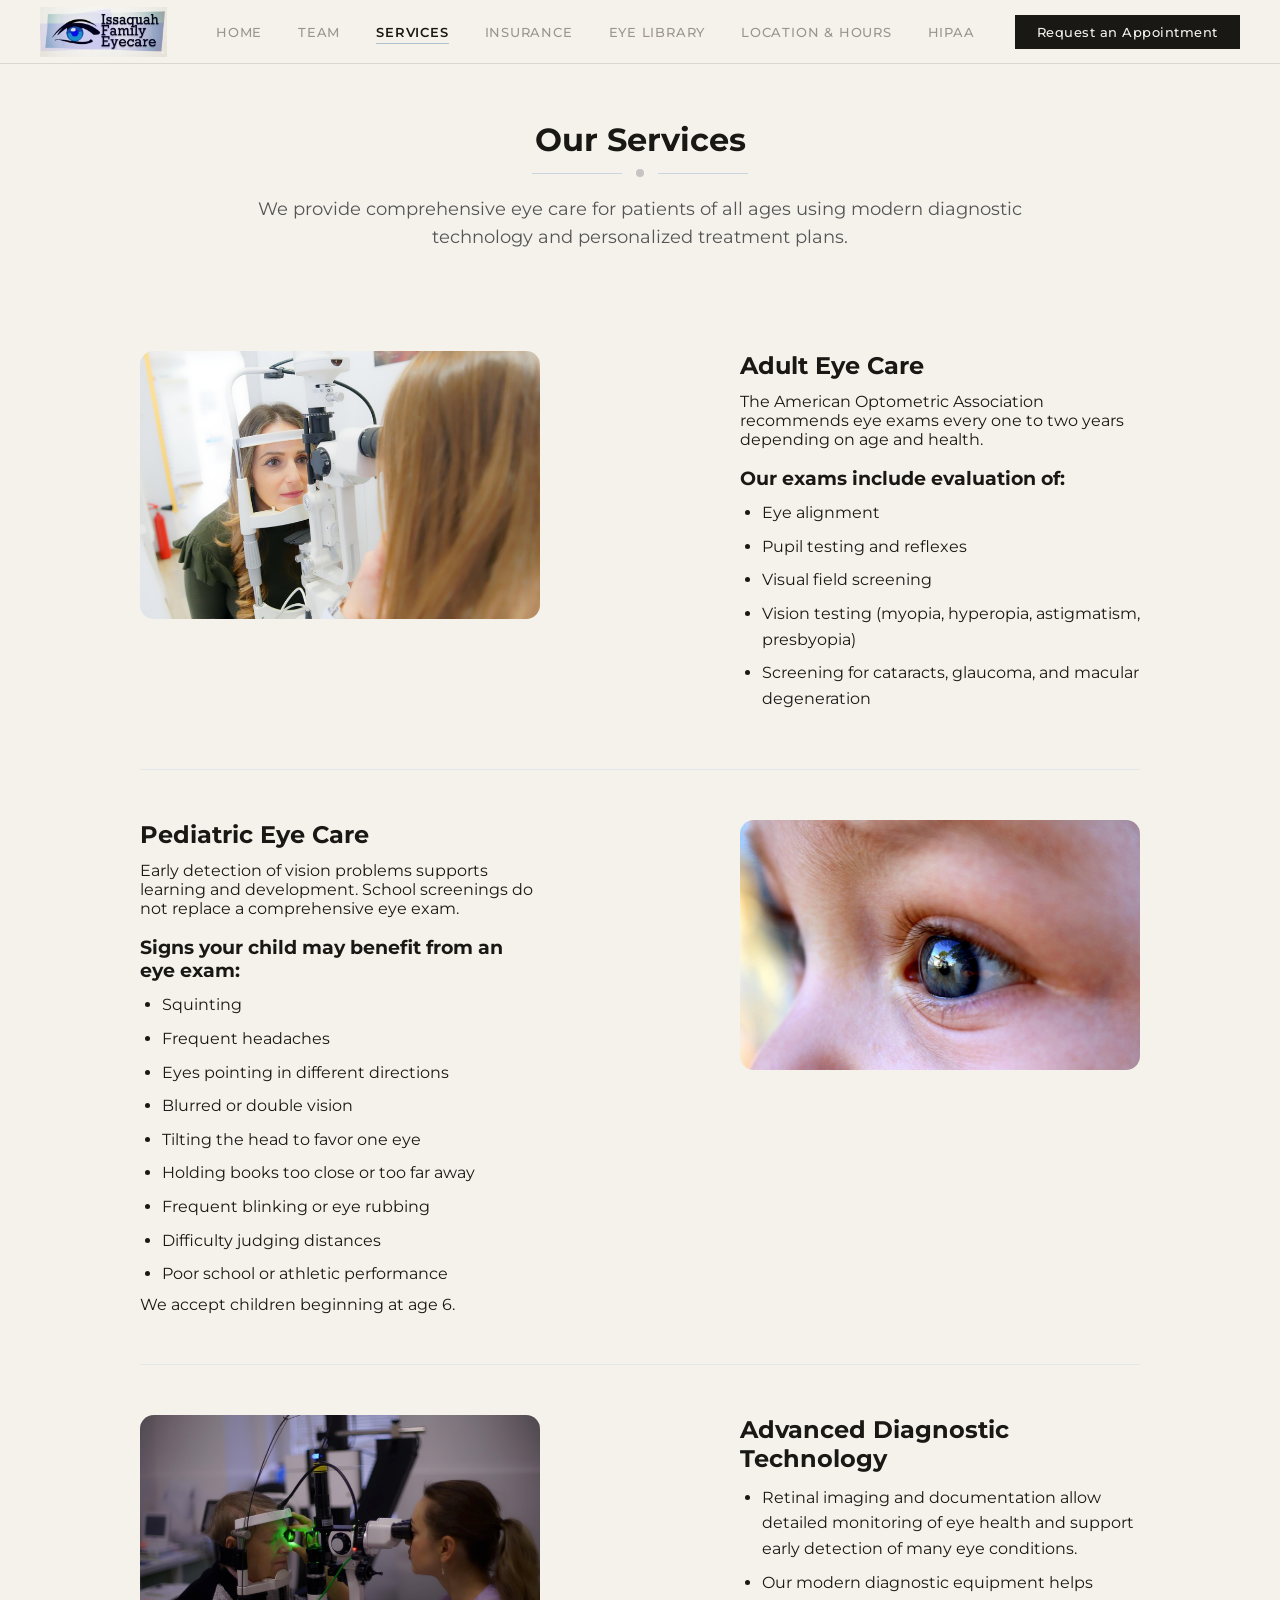
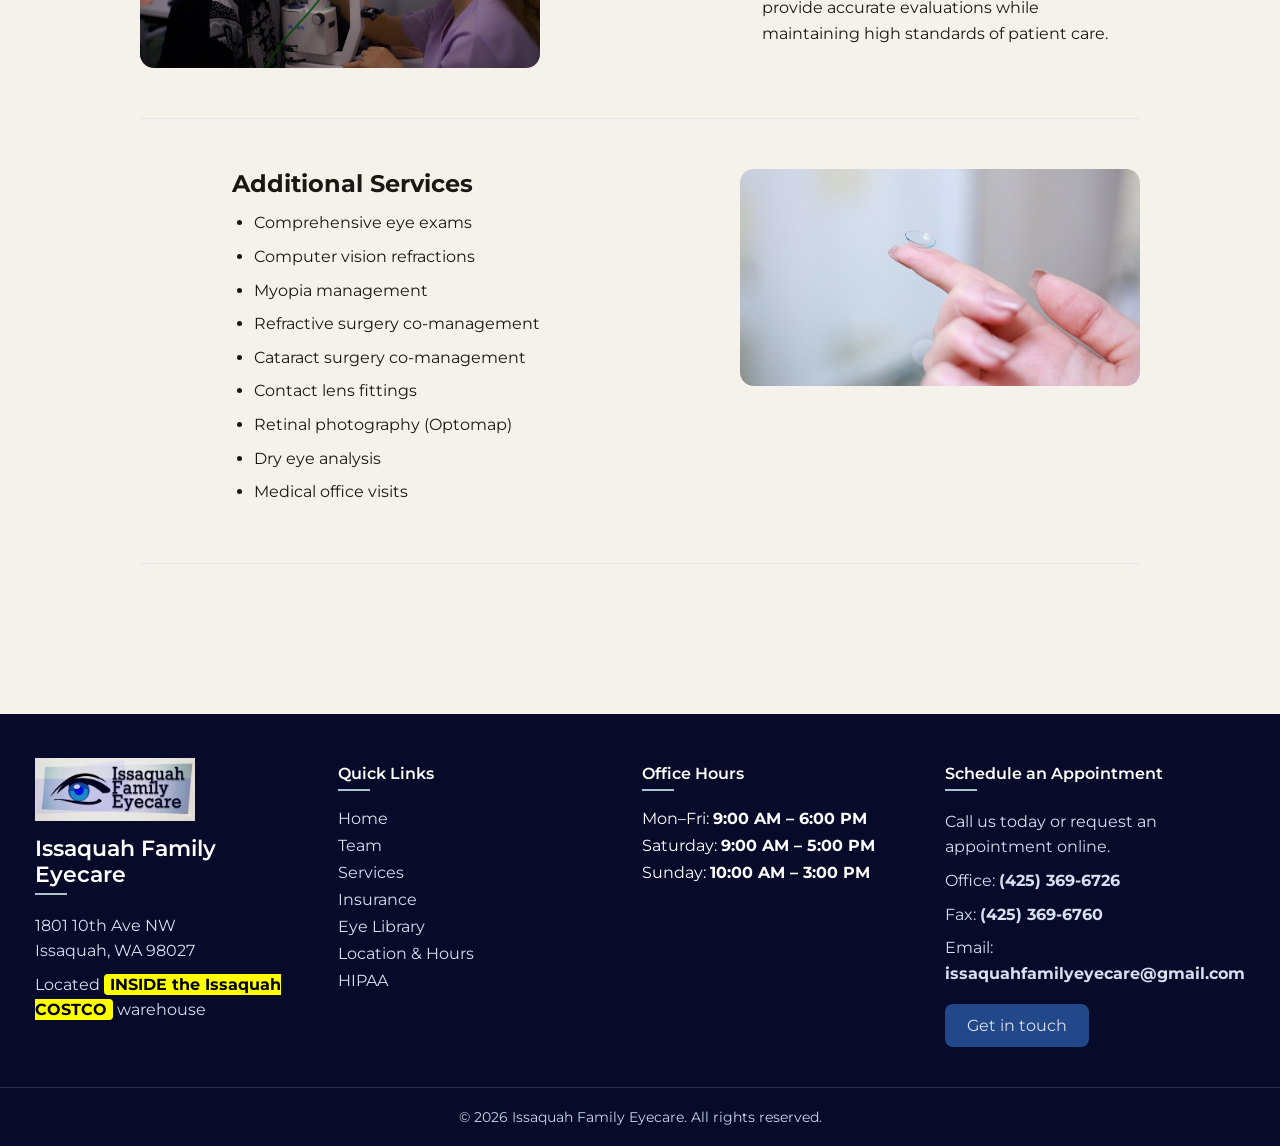
<file: services.html>
<!DOCTYPE html>
<html lang="en">
<head>
  <meta charset="UTF-8" />
  <meta name="viewport" content="width=device-width, initial-scale=1.0" />
  <link rel="icon" type="image/x-icon" href="images/favicon.ico">  
  <title>Issaquah Family Eyecare | Eye Care Services in Issaquah, WA</title>
  <link href="https://fonts.googleapis.com/css2?family=Montserrat:wght@300;400;500&display=swap" rel="stylesheet">
  <link rel="stylesheet" href="styles.css" />
</head>
<body>

  <nav>
    <a class="wordmark" href="index.html">
      <img src="images/logo.png" alt="Clinic Logo">
    </a>

    <button class="nav-toggle" aria-label="Open menu">
      <span></span>
      <span></span>
      <span></span>
    </button>

    <div class="nav-menu">
      <ul class="nav-links">
        <li><a href="index.html">Home</a></li>
        <li><a href="team.html">Team</a></li>
        <li><a href="services.html" class="active">Services</a></li>
        <li><a href="insurance.html">Insurance</a></li>
        <li><a href="eye-library.html">Eye Library</a></li>
        <li><a href="location-hours.html">Location &amp; Hours</a></li>
        <li><a href="hipaa.html">HIPAA</a></li>
      </ul>

      <a class="nav-cta" href="#">Request an Appointment</a>
    </div>
  </nav>

  <main class="services-page">

    <div class="services-header">
      <h1>Our Services</h1>
      <div class="insurance-divider">
        <span></span>
        <span class="eye-dot"></span>
        <span></span>
      </div>
      <p>
        We provide comprehensive eye care for patients of all ages using modern
        diagnostic technology and personalized treatment plans.
      </p>
    </div>

    <!-- ADULT CARE -->
    <section class="service-block">
      <div class="service-layout">
        <img src="images/adult-eye.png" alt="Adult eye exam" class="service-image">
        <div class="service-text">
          <h2>Adult Eye Care</h2>
          <p>
            The American Optometric Association recommends eye exams every one
            to two years depending on age and health.
          </p>
          <h3>Our exams include evaluation of:</h3>
          <ul>
            <li>Eye alignment</li>
            <li>Pupil testing and reflexes</li>
            <li>Visual field screening</li>
            <li>Vision testing (myopia, hyperopia, astigmatism, presbyopia)</li>
            <li>Screening for cataracts, glaucoma, and macular degeneration</li>
          </ul>
        </div>
      </div>
    </section>

    <!-- PEDIATRIC CARE -->
    <section class="service-block">
      <div class="service-layout reverse">
        <div class="service-text">
          <h2>Pediatric Eye Care</h2>
          <p>
            Early detection of vision problems supports learning and development.
            School screenings do not replace a comprehensive eye exam.
          </p>
          <h3>Signs your child may benefit from an eye exam:</h3>
          <ul>
            <li>Squinting</li>
            <li>Frequent headaches</li>
            <li>Eyes pointing in different directions</li>
            <li>Blurred or double vision</li>
            <li>Tilting the head to favor one eye</li>
            <li>Holding books too close or too far away</li>
            <li>Frequent blinking or eye rubbing</li>
            <li>Difficulty judging distances</li>
            <li>Poor school or athletic performance</li>
          </ul>
          <p>We accept children beginning at age 6.</p>
        </div>
        <img src="images/child-eye.png" alt="Child eye exam" class="service-image">
      </div>
    </section>

    <!-- TECHNOLOGY -->
    <section class="service-block">
      <div class="service-layout">
        <img src="images/retinal.png" alt="Retinal imaging equipment" class="service-image">
        <div class="service-text">
          <h2>Advanced Diagnostic Technology</h2>
          <ul>
            <li>Retinal imaging and documentation allow detailed monitoring of eye health and support early detection of many eye conditions.</li>
            <li>Our modern diagnostic equipment helps provide accurate evaluations while maintaining high standards of patient care.</li>
          </ul>
        </div>
      </div>
    </section>

    <!-- ADDITIONAL SERVICES -->
    <section class="service-block">
      <div class="service-layout reverse">
        <div class="service-text">
          <h2>Additional Services</h2>
          <ul>
            <li>Comprehensive eye exams</li>
            <li>Computer vision refractions</li>
            <li>Myopia management</li>
            <li>Refractive surgery co-management</li>
            <li>Cataract surgery co-management</li>
            <li>Contact lens fittings</li>
            <li>Retinal photography (Optomap)</li>
            <li>Dry eye analysis</li>
            <li>Medical office visits</li>
          </ul>
        </div>
        <img src="images/contact.png" alt="Optomap retinal scan" class="service-image">
      </div>
    </section>

  </main>

  <button class="scroll-top" id="scrollTop" aria-label="Back to top">
    <svg viewBox="0 0 24 24"><polyline points="18 15 12 9 6 15"></polyline></svg>
  </button>

  <footer class="site-footer">

    <div class="footer-container">

      <div class="footer-column footer-brand">
        <img src="images/logo.png" alt="Issaquah Family Eyecare logo" class="footer-logo">
        <h3>Issaquah Family Eyecare</h3>
        <p>1801 10th Ave NW<br>Issaquah, WA 98027</p>
        <p>Located <b class="inside">INSIDE the Issaquah COSTCO</b> warehouse</p>
      </div>

      <div class="footer-column">
        <h4>Quick Links</h4>
        <ul>
          <li><a href="index.html">Home</a></li>
          <li><a href="team.html">Team</a></li>
          <li><a href="services.html">Services</a></li>
          <li><a href="insurance.html">Insurance</a></li>
          <li><a href="eye-library.html">Eye Library</a></li>
          <li><a href="location-hours.html">Location &amp; Hours</a></li>
          <li><a href="hipaa.html">HIPAA</a></li>
        </ul>
      </div>

      <div class="footer-column">
        <h4>Office Hours</h4>
        <ul class="footer-hours">
          <li>Mon–Fri: <b>9:00 AM – 6:00 PM</b></li>
          <li>Saturday: <b>9:00 AM – 5:00 PM</b></li>
          <li>Sunday: <b>10:00 AM – 3:00 PM</b></li>
        </ul>
      </div>

      <div class="footer-column">
        <h4>Schedule an Appointment</h4>
        <p>Call us today or request an appointment online.</p>
        <p>Office: <b>(425) 369-6726</b></p>
        <p>Fax: <b>(425) 369-6760</b></p>
        <p>Email: <b>issaquahfamilyeyecare@gmail.com</b></p>
        <a href="mailto:issaquahfamilyeyecare@gmail.com" class="footer-button">Get in touch</a>
      </div>

    </div>

    <div class="footer-bottom">
      <p>© 2026 Issaquah Family Eyecare. All rights reserved.</p>
    </div>

  </footer>

  <script>
    const navToggle = document.querySelector(".nav-toggle");
    const navMenu = document.querySelector(".nav-menu");

    navToggle.addEventListener("click", () => {
      navMenu.classList.toggle("open");
    });

    const scrollTop = document.getElementById("scrollTop");
    window.addEventListener("scroll", () => {
      scrollTop.classList.toggle("visible", window.scrollY > 300);
    });
    scrollTop.addEventListener("click", () => {
      window.scrollTo({ top: 0, behavior: "smooth" });
    });
  </script>

</body>
</html>
</file>
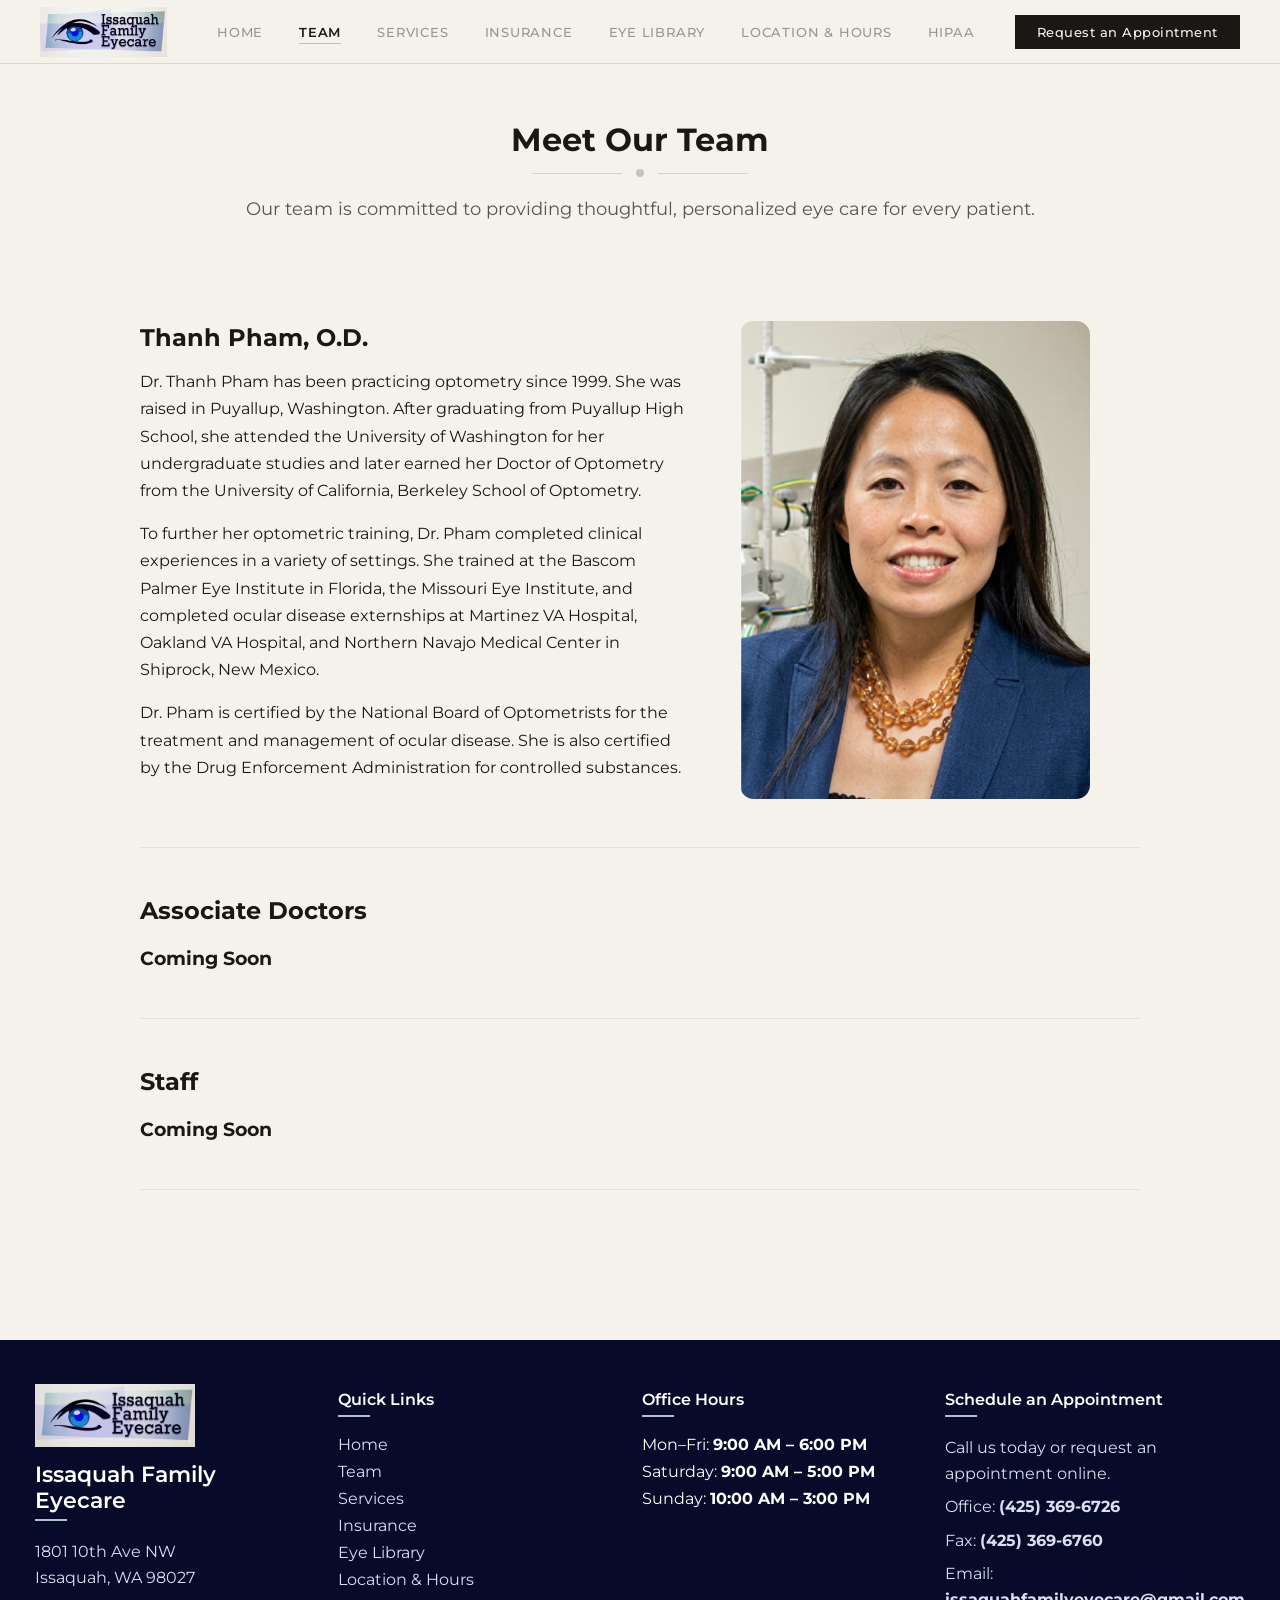
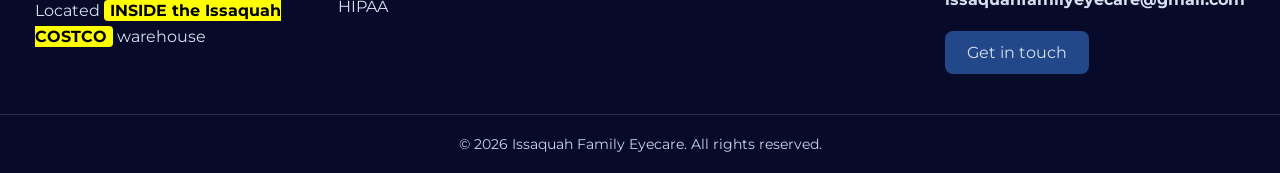
<file: team.html>
<!DOCTYPE html>
<html lang="en">
<head>
  <meta charset="UTF-8" />
  <meta name="viewport" content="width=device-width, initial-scale=1.0" />
  <link rel="icon" type="image/x-icon" href="favicon.ico">  
  <title>Issaquah Family Eyecare | Optometrists in Issaquah, WA</title>
  <link href="https://fonts.googleapis.com/css2?family=Montserrat:wght@300;400;500&display=swap" rel="stylesheet">
  <link rel="stylesheet" href="styles.css" />
</head>
<body>

  <nav>
    <a class="wordmark" href="index.html">
      <img src="images/logo.png" alt="Clinic Logo">
    </a>

    <button class="nav-toggle" aria-label="Open menu">
      <span></span>
      <span></span>
      <span></span>
    </button>

    <div class="nav-menu">
      <ul class="nav-links">
        <li><a href="index.html">Home</a></li>
        <li><a href="team.html" class="active">Team</a></li>
        <li><a href="services.html">Services</a></li>
        <li><a href="insurance.html">Insurance</a></li>
        <li><a href="eye-library.html">Eye Library</a></li>
        <li><a href="location-hours.html">Location &amp; Hours</a></li>
        <li><a href="hipaa.html">HIPAA</a></li>
      </ul>

      <a class="nav-cta" href="#">Request an Appointment</a>
    </div>
  </nav>

  <main class="team-page">

    <div class="team-header">
      <h1>Meet Our Team</h1>
      <div class="insurance-divider">
        <span></span>
        <span class="eye-dot"></span>
        <span></span>
      </div>
      <p>Our team is committed to providing thoughtful, personalized eye care for every patient.</p>
    </div>

    <!-- FEATURED DOCTOR -->
    <section class="team-feature">
      <div class="team-feature-layout">

        <div class="team-feature-text">
          <h2>Thanh Pham, O.D.</h2>
          <p>
            Dr. Thanh Pham has been practicing optometry since 1999. She was raised in Puyallup, Washington.
            After graduating from Puyallup High School, she attended the University of Washington for her
            undergraduate studies and later earned her Doctor of Optometry from the University of California,
            Berkeley School of Optometry.
          </p>
          <p>
            To further her optometric training, Dr. Pham completed clinical experiences in a variety of settings.
            She trained at the Bascom Palmer Eye Institute in Florida, the Missouri Eye Institute, and completed
            ocular disease externships at Martinez VA Hospital, Oakland VA Hospital, and Northern Navajo Medical
            Center in Shiprock, New Mexico.
          </p>
          <p>
            Dr. Pham is certified by the National Board of Optometrists for the treatment and management of ocular
            disease. She is also certified by the Drug Enforcement Administration for controlled substances.
          </p>
        </div>

        <img src="images/thanh-pham.jpg" alt="Dr. Thanh Pham" class="team-feature-image">

      </div>
    </section>

    <!-- ASSOCIATE DOCTORS -->
    <section class="team-group">
      <h2>Associate Doctors</h2>
      <div class="team-grid">
        <!-- <div class="team-card">Gulsheen Kaur, O.D.</div>
        <div class="team-card">Jason Chung, O.D.</div>
        <div class="team-card">Josephine Burbank, O.D.</div>
        <div class="team-card">Susan Gorny, O.D.</div>
        <div class="team-card">Shane Hager, O.D.</div>
        <div class="team-card">Marienne Santa Elena, O.D.</div>
        <div class="team-card">Kathy Kim, O.D.</div>
        <div class="team-card">Kris Lee, O.D.</div> -->
        <h3>Coming Soon</h3>
      </div>
    </section>

    <!-- STAFF -->
    <section class="team-group">
      <h2>Staff</h2>
      <div class="team-grid">
        <h3>Coming Soon</h3>
        <!-- <div class="team-card">Staff Member Name</div>
        <div class="team-card">Staff Member Name</div>
        <div class="team-card">Staff Member Name</div>
        <div class="team-card">Staff Member Name</div>
        <div class="team-card">Staff Member Name</div>
        <div class="team-card">Staff Member Name</div> -->
      </div>
    </section>

  </main>

  <button class="scroll-top" id="scrollTop" aria-label="Back to top">
    <svg viewBox="0 0 24 24"><polyline points="18 15 12 9 6 15"></polyline></svg>
  </button>

  <footer class="site-footer">

    <div class="footer-container">

      <div class="footer-column footer-brand">
        <img src="images/logo.png" alt="Issaquah Family Eyecare logo" class="footer-logo">
        <h3>Issaquah Family Eyecare</h3>
        <p>1801 10th Ave NW<br>Issaquah, WA 98027</p>
        <p>Located <b class="inside">INSIDE the Issaquah COSTCO</b> warehouse</p>
      </div>

      <div class="footer-column">
        <h4>Quick Links</h4>
        <ul>
          <li><a href="index.html">Home</a></li>
          <li><a href="team.html">Team</a></li>
          <li><a href="services.html">Services</a></li>
          <li><a href="insurance.html">Insurance</a></li>
          <li><a href="eye-library.html">Eye Library</a></li>
          <li><a href="location-hours.html">Location &amp; Hours</a></li>
          <li><a href="hipaa.html">HIPAA</a></li>
        </ul>
      </div>

      <div class="footer-column">
        <h4>Office Hours</h4>
        <ul class="footer-hours">
          <li>Mon–Fri: <b>9:00 AM – 6:00 PM</b></li>
          <li>Saturday: <b>9:00 AM – 5:00 PM</b></li>
          <li>Sunday: <b>10:00 AM – 3:00 PM</b></li>
        </ul>
      </div>

      <div class="footer-column">
        <h4>Schedule an Appointment</h4>
        <p>Call us today or request an appointment online.</p>
        <p>Office: <b>(425) 369-6726</b></p>
        <p>Fax: <b>(425) 369-6760</b></p>
        <p>Email: <b>issaquahfamilyeyecare@gmail.com</b></p>
        <a href="mailto:issaquahfamilyeyecare@gmail.com" class="footer-button">Get in touch</a>
      </div>

    </div>

    <div class="footer-bottom">
      <p>© 2026 Issaquah Family Eyecare. All rights reserved.</p>
    </div>

  </footer>

  <script>
    const navToggle = document.querySelector(".nav-toggle");
    const navMenu = document.querySelector(".nav-menu");

    navToggle.addEventListener("click", () => {
      navMenu.classList.toggle("open");
    });

    const scrollTop = document.getElementById("scrollTop");
    window.addEventListener("scroll", () => {
      scrollTop.classList.toggle("visible", window.scrollY > 300);
    });
    scrollTop.addEventListener("click", () => {
      window.scrollTo({ top: 0, behavior: "smooth" });
    });
  </script>

</body>
</html>
</file>
<file: styles.css>
*, *::before, *::after {
  box-sizing: border-box;
  margin: 0;
  padding: 0;
}

:root {
  --bg: #f5f2ec;
  --ink: #1a1814;
  --muted: #9a9590;
  --accent: #AFC1CF;
  --nav-h: 64px;
}

body {
  background: var(--bg);
  font-family: 'Montserrat', serif;
  color: var(--ink);
  display:flex;
  flex-direction: column;
  min-height: 100vh;
}

main {
  flex: 1;
}


/* ─── NAV ─────────────────────────────────────────────── */

nav {
  position: fixed;
  top: 0;
  left: 0;
  right: 0;
  height: var(--nav-h);
  background: var(--bg);
  border-bottom: 1px solid rgba(26,24,20,.12);
  display: flex;
  align-items: center;
  padding: 0 40px;
  z-index: 100;
  animation: slideDown .5s ease both;
}

@keyframes slideDown {
  from { transform: translateY(-100%); opacity: 0; }
  to   { transform: translateY(0);     opacity: 1; }
}

.wordmark {
  height: 50px;
  width: auto;
  margin-right: auto;
  display: flex;
  align-items: center;
}

.wordmark img {
  height: 50px;
  width: auto;
  display: block;
}

.nav-menu {
  display: flex;
  align-items: center;
}

.nav-links {
  display: flex;
  align-items: center;
  gap: 36px;
  list-style: none;
}

.nav-links a {
  font-size: .8125rem;
  font-weight: 500;
  letter-spacing: .06em;
  text-transform: uppercase;
  color: var(--muted);
  text-decoration: none;
  position: relative;
  padding-bottom: 2px;
  transition: color .2s;
}

.nav-links a.active {
  font-weight: 600;
  color: var(--ink);
}

.nav-links a::after {
  content: '';
  position: absolute;
  bottom: -2px;
  left: 0;
  right: 100%;
  height: 1px;
  background: var(--accent);
  transition: right .25s ease;
}

.nav-links a:hover,
.nav-links a.active {
  color: var(--ink);
}

.nav-links a:hover::after,
.nav-links a.active::after {
  right: 0;
}

.nav-cta {
  margin-left: 40px;
  font-size: .8125rem;
  font-weight: 500;
  letter-spacing: .04em;
  color: var(--bg);
  background: var(--ink);
  text-decoration: none;
  padding: 9px 22px;
  transition: background .2s, color .2s;
}

.nav-cta:hover {
  background: #23488A;
  color: white;
}

.nav-toggle {
  display: none;
  background: none;
  border: none;
  cursor: pointer;
  padding: 0;
  margin-left: 20px;
}

.nav-toggle span {
  display: block;
  width: 24px;
  height: 2px;
  background: var(--ink);
  margin: 5px 0;
  transition: .2s ease;
}


/* ─── PAGE HEADERS (shared) ───────────────────────────── */

.location-header,
.insurance-header,
.eye-library-header,
.hipaa-header,
.services-header {
  max-width: 800px;
  margin: 0 auto 50px;
  text-align: center;
  padding-top: 50px;
}

.location-header h1,
.insurance-header h1,
.eye-library-header h1,
.hipaa-header h1,
.services-header h1,
.team-header h1 {
  font-family: 'Montserrat', serif;
  font-size: 2rem;
  margin-bottom: 10px;
}

.location-header p,
.insurance-header p,
.eye-library-header p,
.hipaa-header p,
.services-header p {
  font-size: 1.1rem;
  line-height: 1.6;
  color: #555;
}

.insurance-divider {
  display: flex;
  align-items: center;
  justify-content: center;
  gap: 14px;
  margin-bottom: 18px;
}

.insurance-divider span:first-child,
.insurance-divider span:last-child {
  width: 90px;
  height: 1px;
  background: #cbd5e1;
}

.insurance-divider span {
  background: rgba(7,10,41,.2);
}

.eye-dot {
  width: 8px;
  height: 8px;
  background: #23488A;
  border-radius: 50%;
}


/* ─── HOME ────────────────────────────────────────────── */

.home-page {
  padding-top: var(--nav-h);
}

.home-hero {
  position: relative;
  min-height: 93.85vh;
  display: flex;
  align-items: center;
  justify-content: center;
  text-align: center;
  padding: 110px 20px 80px;
  background-image: url("images/clinic-hero.jpg");
  background-size: cover;
  background-position: center;
  background-repeat: no-repeat;
  background-attachment: fixed;
  overflow: hidden;
}

.hero-overlay {
  position: absolute;
  inset: 0;
  background: linear-gradient(
    rgba(245, 242, 236, 0.72),
    rgba(245, 242, 236, 0.58)
  );
  backdrop-filter: blur(1px);
}

.home-hero-content {
  position: relative;
  z-index: 2;
  max-width: 980px;
  margin: 0 auto;
}

.home-eyebrow {
  font-size: 0.9rem;
  text-transform: uppercase;
  letter-spacing: 0.18em;
  color: rgba(26, 24, 20, 0.75);
  margin-bottom: 18px;
}

.home-hero h1 {
  font-family: 'Montserrat', sans-serif;
  font-size: clamp(3.5rem, 8vw, 5rem);
  line-height: 0.95;
  font-weight: 450;
  letter-spacing: -0.04em;
  max-width: 1100px;
  margin: 0 auto 24px;
}

.home-subtitle {
  font-size: 1.45rem;
  line-height: 1.5;
  color: rgba(26, 24, 20, 0.75);
  max-width: 760px;
  margin: 0 auto 38px;
}

.home-hero-buttons {
  display: flex;
  justify-content: center;
  gap: 18px;
  flex-wrap: wrap;
}

.home-button {
  display: inline-flex;
  align-items: center;
  justify-content: center;
  min-width: 290px;
  padding: 18px 28px;
  border-radius: 16px;
  text-decoration: none;
  font-size: 1.05rem;
  font-weight: 500;
  transition: all 0.2s ease;
  box-shadow: 0 8px 24px rgba(7, 10, 41, 0.08);
}

.home-button.primary {
  background: #070A29;
  color: white;
}

.home-button.primary:hover {
  background: #23488A;
  transform: translateY(-2px);
}

.home-button.secondary {
  border: 1px solid rgba(26, 24, 20, 0.08);
  color: var(--ink);
  background: rgba(255, 255, 255, 0.72);
}

.home-button.secondary:hover {
  background: #ffffff;
  transform: translateY(-2px);
}

.home-intro {
  padding: 70px 20px 20px;
}

.home-intro-content {
  max-width: 900px;
  margin: 0 auto;
  text-align: center;
}

.home-intro-content h2 {
  font-family: 'Montserrat', sans-serif;
  font-size: 2.6rem;
  font-weight: 600;
  margin-bottom: 14px;
}

.home-intro-content p {
  font-size: 1.05rem;
  line-height: 1.7;
  color: #555;
}

.home-feature-grid {
  max-width: 1100px;
  margin: 50px auto 0;
  padding: 0 20px 70px;
  display: grid;
  grid-template-columns: repeat(2, 1fr);
  gap: 24px;
}

.home-feature-card {
  display: block;
  text-decoration: none;
  color: var(--ink);
  background: #AFC1CF;
  border: 1px solid rgba(7, 10, 41, 0.12);
  border-radius: 16px;
  padding: 28px;
  transition: all 0.18s ease;
  box-shadow: 0 2px 6px rgba(0,0,0,.04);
}

.home-feature-card:hover {
  transform: translateY(-2px);
  box-shadow: 0 8px 18px rgba(7, 10, 41, 0.12);
}

.home-feature-card h3 {
  margin-bottom: 10px;
  font-size: 1.5rem;
}

.home-feature-card p {
  line-height: 1.6;
  color: #2f2f2f;
}


/* ─── LOCATION & HOURS ────────────────────────────────── */

.location-hours-section {
  padding: 70px 20px;
}

.location-grid {
  max-width: 1150px;
  margin: auto;
  display: grid;
  grid-template-columns: 1fr 1.2fr;
  gap: 30px;
}

.location-card {
  padding: 35px;
  border-radius: 16px;
  background-color: #AFC1CF;
  box-shadow: 0 6px 18px rgba(0,0,0,.08);
}

.info-block {
  margin-bottom: 28px;
}

.info-block:last-child {
  margin-bottom: 0;
}

.info-block h3 {
  margin-bottom: 10px;
  font-size: 1.4rem;
}

.info-block p {
  line-height: 1.6;
}

.hours-list {
  list-style: none;
  padding: 0;
  margin: 0;
}

.hours-list li {
  display: flex;
  justify-content: space-between;
  padding: 10px 0;
  border-bottom: 1px solid #eee;
}

.hours-list li:last-child {
  border-bottom: none;
}

.map-card {
  border-radius: 16px;
  overflow: hidden;
  box-shadow: 0 6px 18px rgba(0,0,0,.08);
}

.map-card iframe {
  width: 100%;
  height: 100%;
  min-height: 500px;
  border: none;
}


/* ─── INSURANCE ───────────────────────────────────────── */

.insurance-section {
  padding: 70px 20px;
}

.insurance-grid {
  max-width: 1100px;
  margin: auto;
  display: grid;
  grid-template-columns: repeat(3, 1fr);
  gap: 18px;
}

.insurance-card {
  background: #AFC1CF;
  padding: 16px 22px;
  border-radius: 12px;
  font-size: 1rem;
  display: flex;
  align-items: center;
  gap: 10px;
  box-shadow: 0 2px 6px rgba(0,0,0,.04);
  transition: all 0.18s ease;
  border: 1px solid rgba(7, 10, 41, 0.12);
}

.insurance-card::before {
  content: "✓";
  width: 22px;
  height: 22px;
  min-width: 22px;
  display: flex;
  align-items: center;
  justify-content: center;
  border-radius: 50%;
  background: #23488A;
  color: white;
  font-size: 0.7rem;
}

.insurance-sub {
  display: block;
  font-size: 0.85rem;
  color: #3E5F86;
}

.insurance-card:hover {
  transform: translateY(-2px);
  box-shadow: 0 8px 18px rgba(7, 10, 41, 0.12);
}


/* ─── SERVICES ────────────────────────────────────────── */
.service-layout .service-image,
.service-layout.reverse .service-image {
  align-self: start;
}
.services-page {
  padding: 70px 20px;
}
.service-block {
  max-width: 1000px;
  margin: 0 auto;
  padding: 50px 0;
  border-bottom: 1px solid #e3e7ed;
}
.service-layout,
.service-layout.reverse {
  display: grid;
  grid-template-columns: 400px 1fr;
  gap: 48px;
  align-items: start;
}
.service-layout .service-image {
  grid-column: 1;
  justify-self: start;
}
.service-layout .service-text {
  grid-column: 2;
}
.service-layout.reverse .service-text {
  grid-column: 1;
  order: -1;
}
.service-layout.reverse .service-image {
  grid-column: 2;
  justify-self: end;
  order: 1;
}
.service-image {
  width: 100%;
  max-width: 400px;
  border-radius: 14px;
  display: block;
}
.service-text {
  max-width: 400px;
  justify-self: end;
}
.service-text h2 {
  margin-bottom: 12px;
}
.service-text h3 {
  margin-top: 18px;
  margin-bottom: 10px;
}
.service-text ul {
  padding-left: 22px;
}
.service-text li {
  margin-bottom: 8px;
  line-height: 1.6;
}

/* ─── EYE LIBRARY ─────────────────────────────────────── */

.eye-library-page {
  padding: 70px 20px;
}

.eye-library-header p {
  line-height: 1.6;
}

.eye-library-header a,
.library-topic a {
  color: #23488A;
  text-decoration: none;
  font-weight: 500;
}

.eye-library-header a:hover,
.library-topic a:hover {
  text-decoration: underline;
}

.library-topic {
  max-width: 1000px;
  margin: 0 auto;
  padding: 48px 0;
  border-bottom: 1px solid #dfe3e8;
}

.topic-layout {
  display: grid;
  grid-template-columns: 1fr 400px;
  gap: 48px;
  align-items: center;
}

.topic-layout.reverse {
  grid-template-columns: 400px 1fr;
}

.topic-layout, 
.topic-layout.reverse {
  grid-template-columns: 1fr 400px;
}

.topic-layout .topic-text {
  grid-column: 1;
}

.topic-layout .topic-image {
  grid-column: 2;
  justify-self: end;
  /* order: -1; */
}

.topic-layout.reverse .topic-image {
  grid-column: 1;
  justify-self: start;
}

.topic-layout.reverse .topic-text {
  grid-column: 2;
}

.topic-image {
  width: 100%;
  max-width: 400px;
  border-radius: 14px;
  display: block;
}

.topic-text {
  width: 100%;
  margin: 0;
  text-align: left;
}

.topic-text h2 {
  margin-bottom: 16px;
}

.topic-text ul {
  padding-left: 24px;
  margin-bottom: 18px;
}

.topic-text li {
  margin-bottom: 10px;
  line-height: 1.6;
}


/* ─── HIPAA ───────────────────────────────────────────── */

.hipaa-section {
  padding: 70px 20px;
}

.hipaa-header p {
  color: #555;
  margin-bottom: 18px;
}

.hipaa-download {
  display: inline-block;
  padding: 10px 22px;
  background: #23488A;
  color: white;
  border-radius: 8px;
  text-decoration: none;
  transition: .2s ease;
}

.hipaa-download:hover {
  background: #4A8CB4;
}

.hipaa-pdf-container {
  max-width: 800px;
  margin: auto;
  border-radius: 16px;
  overflow: hidden;
  box-shadow: 0 6px 18px rgba(0,0,0,.08);
}

.hipaa-pdf-container iframe {
  width: 100%;
  height: 80vh;
  border: none;
}


/* ─── TEAM ────────────────────────────────────────────── */

.team-page {
  padding: 70px 20px;
}

.team-header {
  max-width: 800px;
  margin: 0 auto 50px;
  text-align: center;
  padding-top: 50px;
}

.team-header p {
  font-size: 1.1rem;
  line-height: 1.6;
  color: #555;
}

.team-feature {
  max-width: 1000px;
  margin: 0 auto;
  padding: 48px 0;
  border-bottom: 1px solid #dfe3e8;
}

.team-feature-layout {
  display: grid;
  grid-template-columns: 1fr 400px;
  gap: 48px;
  align-items: center;
}

.team-feature-text h2 {
  margin-bottom: 16px;
}

.team-feature-text p {
  line-height: 1.7;
  margin-bottom: 16px;
}

.team-feature-image {
  width: 100%;
  max-width: 350px;
  border-radius: 14px;
  display: block;
}

.team-group {
  max-width: 1000px;
  margin: 0 auto;
  padding: 48px 0;
  border-bottom: 1px solid #dfe3e8;
}

.team-group h2 {
  margin-bottom: 22px;
}

.team-grid {
  display: grid;
  grid-template-columns: repeat(3, 1fr);
  gap: 18px;
}

.team-card {
  background: #AFC1CF;
  padding: 18px 20px;
  border-radius: 12px;
  border: 1px solid rgba(7, 10, 41, 0.12);
  box-shadow: 0 2px 6px rgba(0,0,0,.04);
}


/* ─── FOOTER ──────────────────────────────────────────── */

.site-footer {
  background: #070A29;
  color: #ffffff;
  padding-top: 50px;
  margin-top: 80px;
}

.footer-container {
  max-width: 1250px;
  margin: auto;
  display: grid;
  grid-template-columns: repeat(4, 1fr);
  gap: 40px;
  padding: 0 20px 40px;
}

.footer-column h3,
.footer-column h4 {
  color: #ffffff;
  position: relative;
  margin-bottom: 18px;
  padding-bottom: 8px;
  font-weight: 600;
}

.footer-column h3 {
  font-size: 1.35rem;
}

.footer-column h3::after,
.footer-column h4::after {
  content: "";
  position: absolute;
  left: 0;
  bottom: 0;
  width: 32px;
  height: 2px;
  background: var(--accent);
}

.footer-column p {
  line-height: 1.6;
  margin-bottom: 8px;
  color: #d6e0f0;
}

.footer-column ul {
  list-style: none;
  padding: 0;
  margin: 0;
}

.footer-column ul li {
  margin-bottom: 8px;
}

.footer-column a {
  text-decoration: none;
  color: #d6e0f0;
}

.footer-column a:hover {
  color: #ffffff;
}

.footer-hours li {
  margin-bottom: 6px;
}

.footer-button {
  display: inline-block;
  margin-top: 10px;
  padding: 12px 22px;
  background: #23488A;
  color: white;
  text-decoration: none;
  border-radius: 8px;
  transition: 0.25s ease;
}

.footer-button:hover {
  background: #4A8CB4;
}

.footer-bottom {
  border-top: 1px solid rgba(255,255,255,0.15);
  text-align: center;
  padding: 20px;
  font-size: 0.9rem;
  color: #c9d6ea;
}

.footer-brand {
  display: flex;
  flex-direction: column;
  align-items: flex-start;
  margin-top: -6px;
}

.footer-logo {
  width: 160px;
  background: rgba(255, 255, 255, 0.04);
  margin-bottom: 14px;
  opacity: 0.96;
}

/* .footer-column.footer-brand .inside {
  font-weight: 700;
  color: #ffffff;
  border-bottom: 2px solid #6eb5ff;
  padding-bottom: 1px;
} */

.inside {
  font-weight: 700;
  color: black;
  background: yellow;;
  padding: 1px 6px;
  border-radius: 4px;
}

/* ─── SCROLL TO TOP ───────────────────────────────────── */

.scroll-top {
  position: fixed;
  bottom: 32px;
  right: 32px;
  width: 44px;
  height: 44px;
  background: #AFC1CF;
  color: #f5f2ec;
  border: none;
  border-radius: 20px;
  cursor: pointer;
  display: flex;
  align-items: center;
  justify-content: center;
  opacity: 0;
  pointer-events: none;
  transition: opacity .25s ease, background .2s ease, transform .2s ease;
  z-index: 200;
}

.scroll-top.visible {
  opacity: 1;
  pointer-events: all;
}

.scroll-top:hover {
  transform: translateY(-3px);
}

.scroll-top svg {
  width: 18px;
  height: 18px;
  stroke: currentColor;
  fill: none;
  stroke-width: 2;
  stroke-linecap: round;
  stroke-linejoin: round;
}


/* ─── RESPONSIVE ──────────────────────────────────────── */

@media (max-width: 1100px) {
  nav {
    padding: 0 24px;
  }

  .nav-links {
    gap: 22px;
  }

  .nav-cta {
    margin-left: 24px;
    padding: 9px 16px;
  }
}

@media (max-width: 900px) {
  .location-grid {
    grid-template-columns: 1fr;
  }

  .map-card iframe {
    min-height: 400px;
  }

  .footer-container {
    grid-template-columns: 1fr 1fr;
  }

  .insurance-grid {
    grid-template-columns: repeat(2, 1fr);
  }

  .team-grid {
    grid-template-columns: repeat(2, 1fr);
  }

  .team-feature-layout {
    grid-template-columns: 1fr;
    gap: 24px;
  }
}

@media (max-width: 800px) {
  nav {
    height: auto;
    min-height: var(--nav-h);
    flex-wrap: wrap;
    padding: 12px 20px;
  }

  .nav-toggle {
    display: block;
  }

  .nav-menu {
    display: none;
    width: 100%;
    flex-direction: column;
    align-items: flex-start;
    padding-top: 18px;
    gap: 18px;
  }

  .nav-menu.open {
    display: flex;
  }

  .nav-links {
    width: 100%;
    flex-direction: column;
    align-items: flex-start;
    gap: 16px;
  }

  .nav-links li {
    width: 100%;
  }

  .nav-links a {
    display: inline-block;
    font-size: .95rem;
  }

  .nav-cta {
    margin-left: 0;
    padding: 12px 18px;
  }

  /* hide all content images */
  .service-image,
  .topic-image,
  .team-feature-image {
    display: none;
  }

  /* collapse two-column layouts to single column */
  .service-layout,
  .service-layout.reverse,
  .topic-layout,
  .topic-layout.reverse,
  .team-feature-layout {
    grid-template-columns: 1fr;
    gap: 24px;
  }

  .service-layout .service-text,
  .service-layout.reverse .service-text,
  .topic-layout .topic-text,
  .topic-layout.reverse .topic-text {
    grid-column: auto;
  }

  .home-feature-grid {
    grid-template-columns: 1fr;
  }

  .home-hero {
    min-height: 78vh;
    padding: 90px 20px 60px;
  }

  .home-hero h1 {
    line-height: 1;
  }

  .home-subtitle {
    font-size: 1.15rem;
  }

  .home-button {
    min-width: 100%;
  }

  .home-intro-content h2 {
    font-size: 2rem;
  }
}

@media (max-width: 500px) {
  .footer-container {
    grid-template-columns: 1fr;
  }

  .insurance-grid {
    grid-template-columns: 1fr;
  }

  .team-grid {
    grid-template-columns: 1fr;
  }
}
</file>
